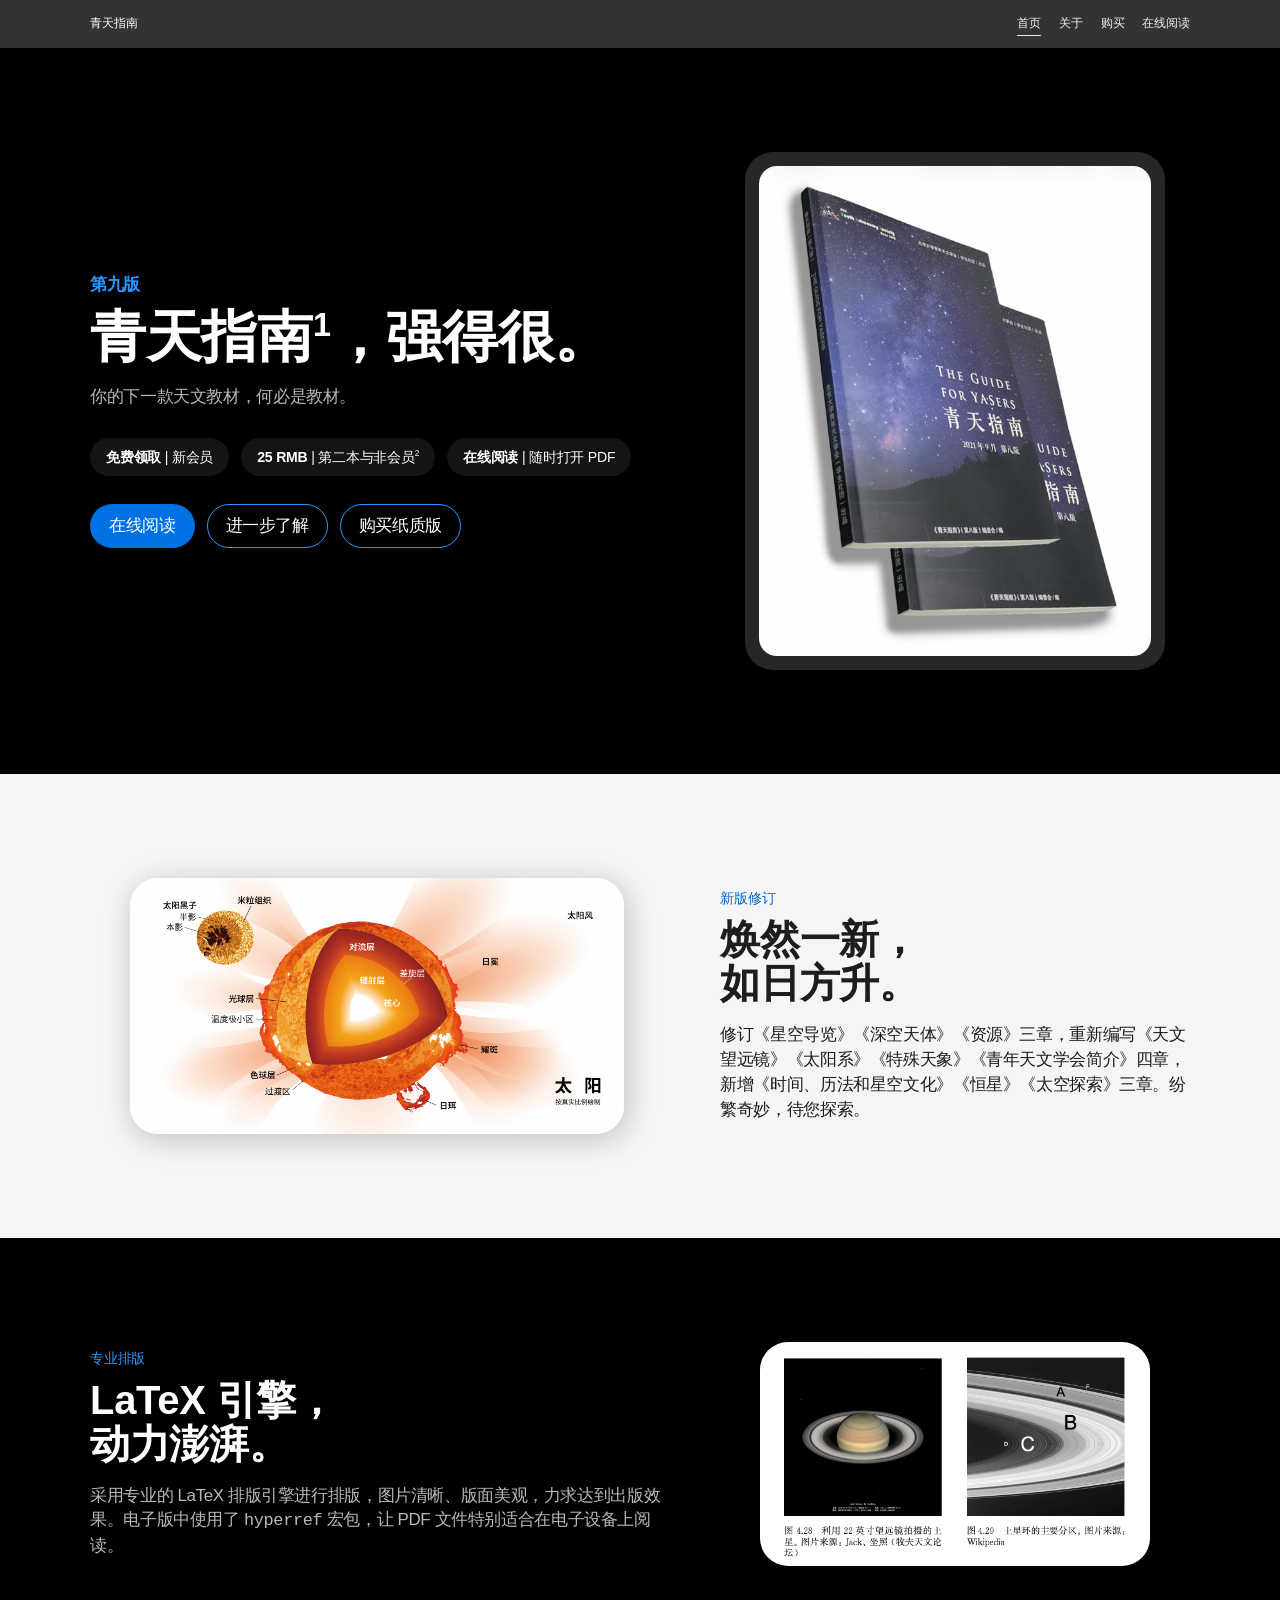
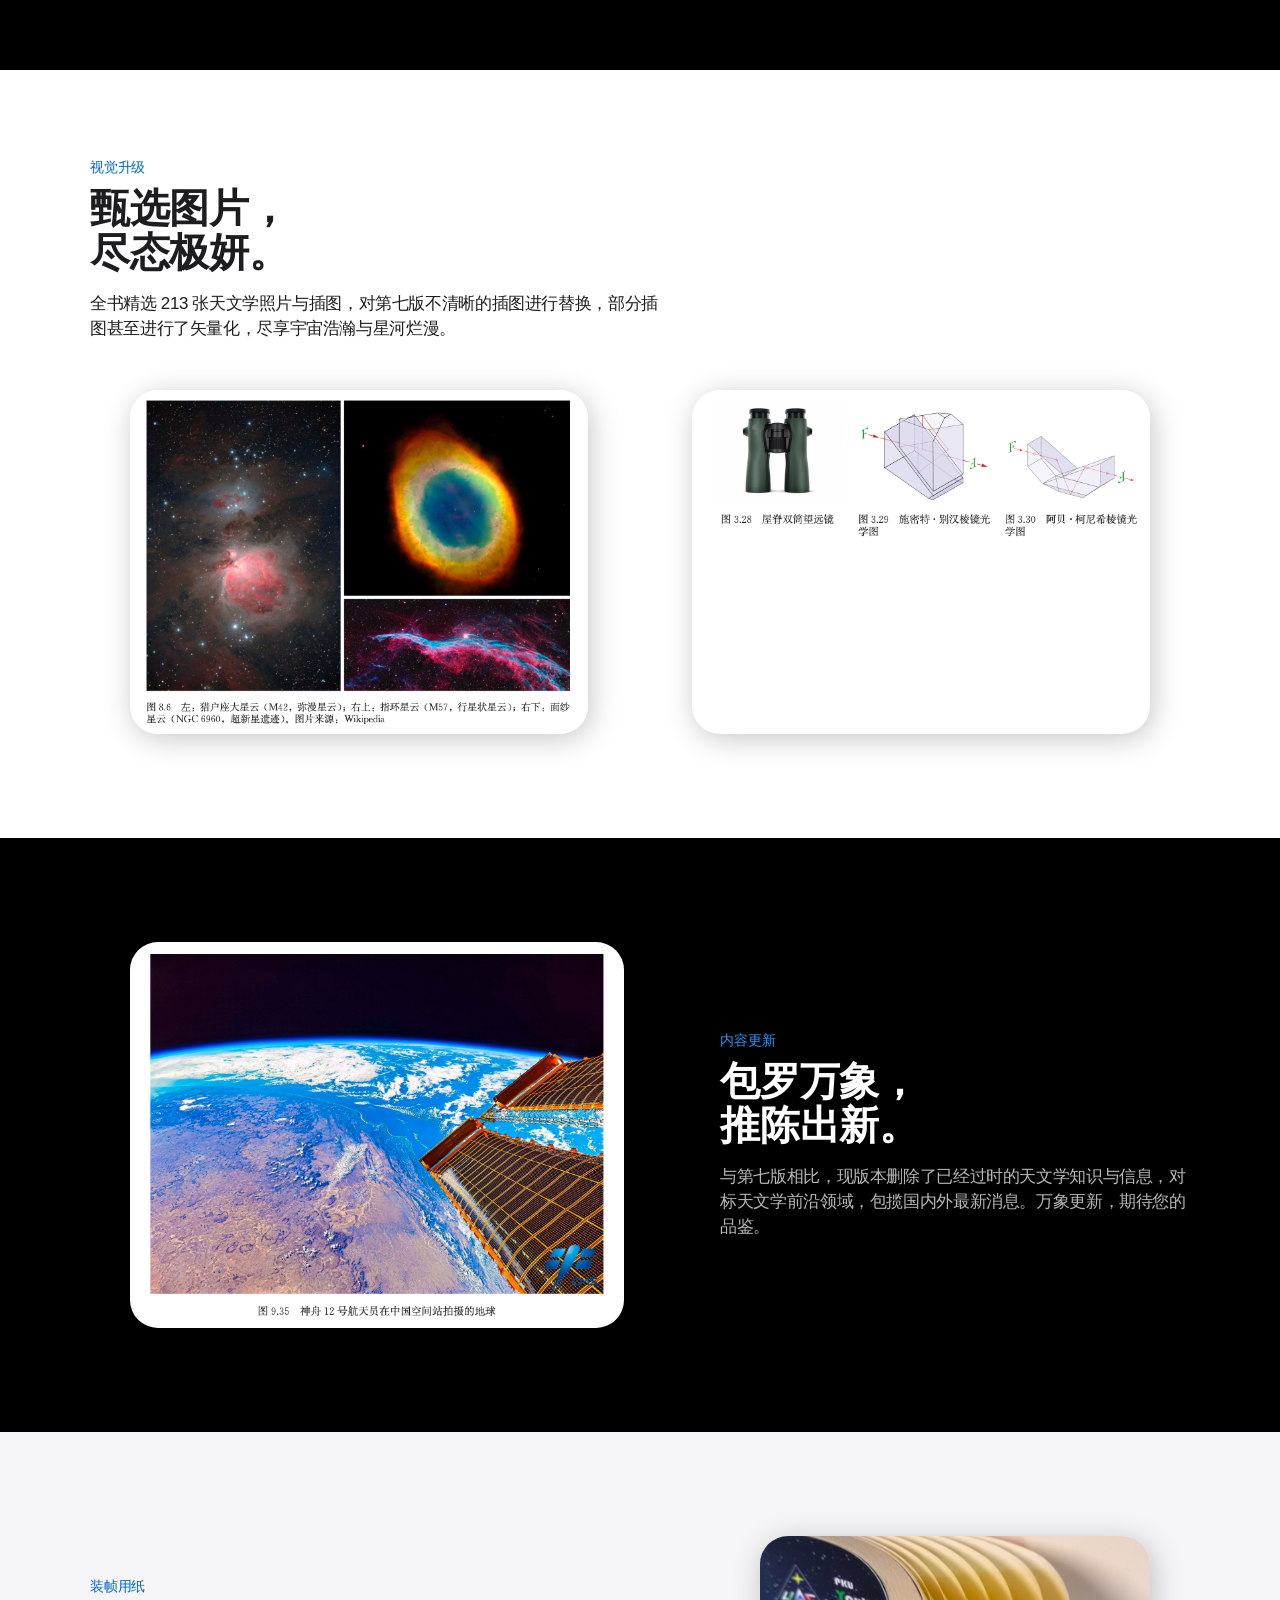
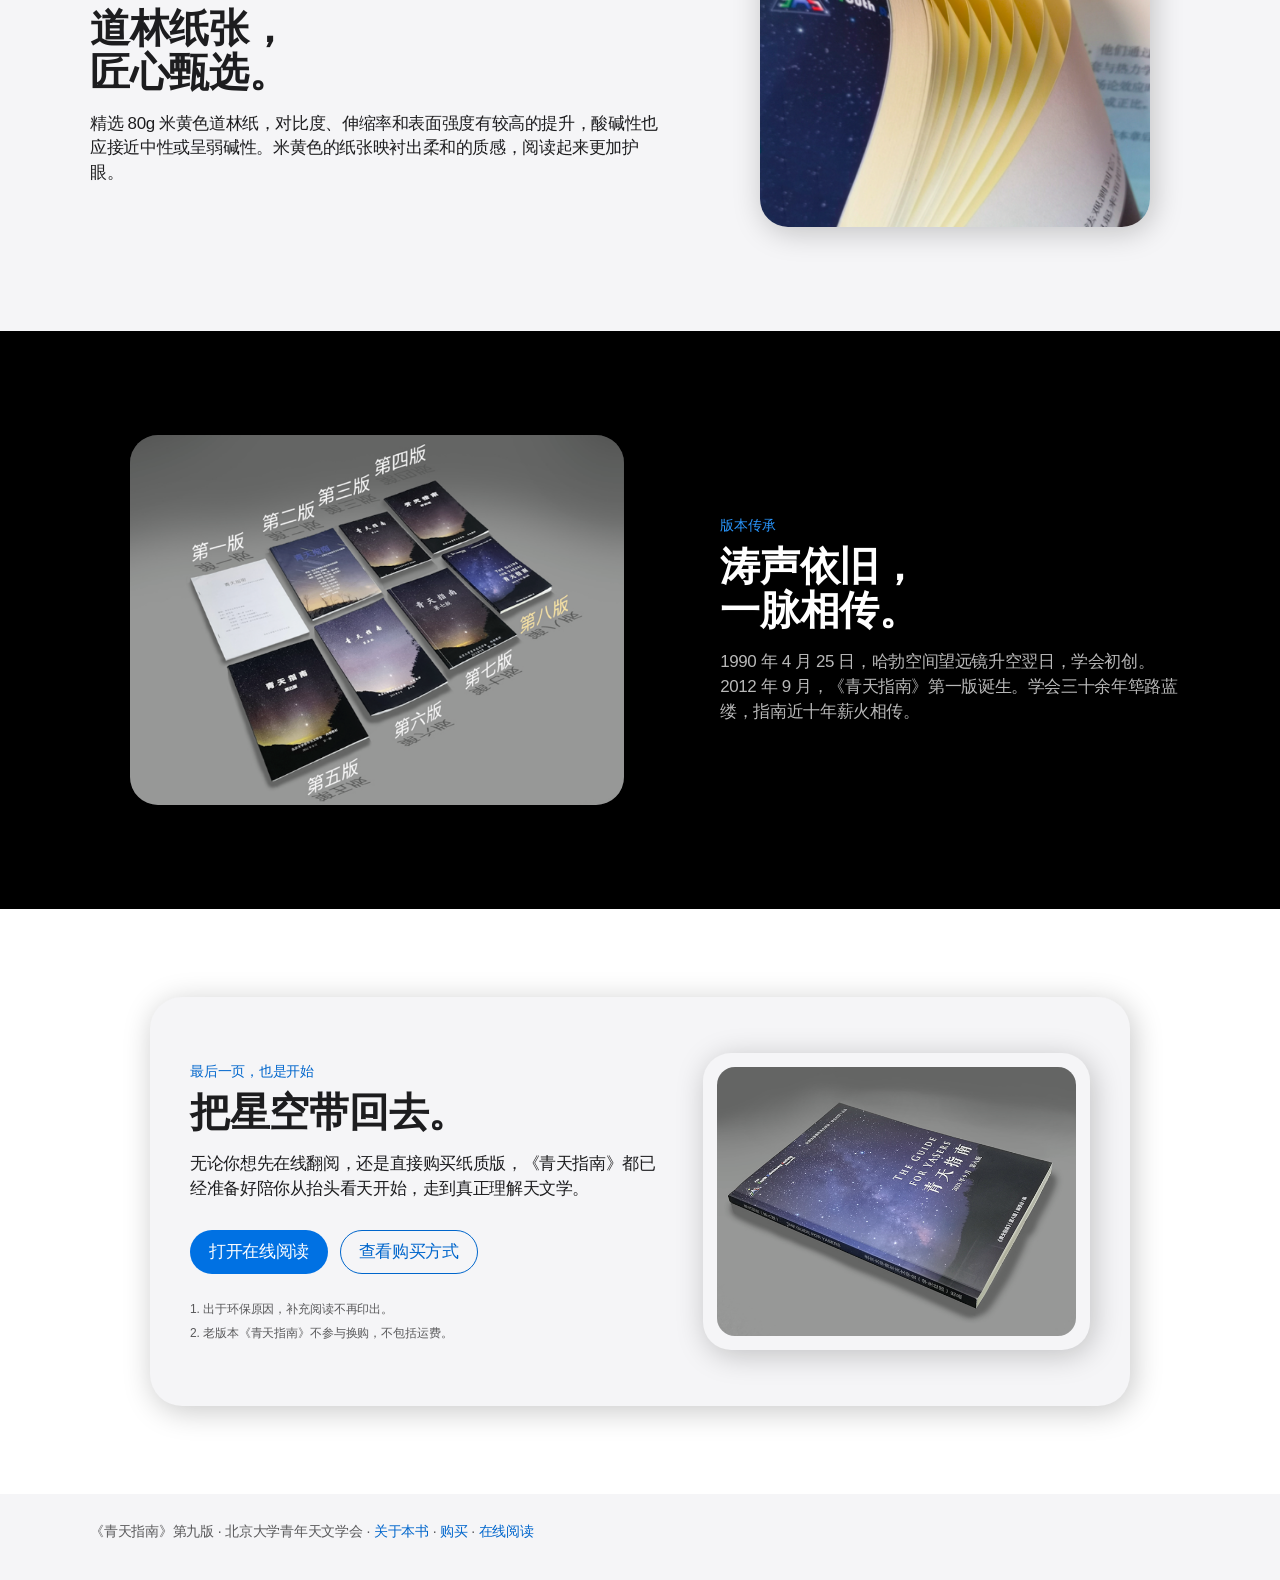
<file: index.html>
<!DOCTYPE html>
<html lang="zh-CN">
<head>
    <meta charset="utf-8">
    <meta name="viewport" content="width=device-width, initial-scale=1">
    <title>青天指南</title>
    <meta name="description" content="《青天指南》第九版官网，提供内容介绍、关于页面、购买方式与在线阅读入口。">
    <link rel="icon" href="./yas_256x256.png">
    <link rel="stylesheet" href="./assets/site.css">
</head>
<body>
    <header class="site-header">
        <div class="site-header__inner">
            <a class="brand" href="./index.html">青天指南</a>
            <nav class="site-nav site-nav--desktop" aria-label="主要导航">
                <a href="./index.html" aria-current="page">首页</a>
                <a href="./about/">关于</a>
                <a href="./about/purchase.html">购买</a>
                <a href="./web/viewer.html">在线阅读</a>
            </nav>
            <details class="mobile-nav">
                <summary class="mobile-nav__button" aria-label="打开导航菜单">
                    <span class="mobile-nav__icon"><span></span></span>
                </summary>
                <nav class="mobile-nav__panel" aria-label="移动端导航">
                    <a href="./index.html" aria-current="page">首页</a>
                    <a href="./about/">关于</a>
                    <a href="./about/purchase.html">购买</a>
                    <a href="./web/viewer.html">在线阅读</a>
                </nav>
            </details>
        </div>
    </header>

    <main>
        <section class="section section--dark">
            <div class="section-inner hero-grid">
                <div>
                    <p class="eyebrow">第九版</p>
                    <h1 class="hero-title">青天指南<sup class="footnote-mark">1</sup>，强得很。</h1>
                    <p class="hero-copy">你的下一款天文教材，何必是教材。</p>
                    <ul class="price-list" aria-label="领取与购买信息">
                        <li class="price-item"><strong>免费领取</strong> | 新会员</li>
                        <li class="price-item"><strong>25 RMB</strong> | 第二本与非会员<sup class="footnote-mark">2</sup></li>
                        <li class="price-item"><strong>在线阅读</strong> | 随时打开 PDF</li>
                    </ul>
                    <div class="action-row">
                        <a class="button" href="./web/viewer.html">在线阅读</a>
                        <a class="button button--secondary" href="./about/">进一步了解</a>
                        <a class="button button--secondary" href="./about/purchase.html">购买纸质版</a>
                    </div>
                </div>
                <figure class="media-frame">
                    <img class="hero-art" src="./pic/cover.png" alt="《青天指南》第九版封面">
                </figure>
            </div>
        </section>

        <section class="section section--light">
            <div class="section-inner split">
                <figure class="image-card">
                    <img src="./pic/sun.png" alt="太阳图像与《青天指南》章节展示" loading="lazy">
                </figure>
                <div>
                    <p class="section-kicker">新版修订</p>
                    <h2 class="section-title">焕然一新，<br>如日方升。</h2>
                    <p class="section-copy">修订《星空导览》《深空天体》《资源》三章，重新编写《天文望远镜》《太阳系》《特殊天象》《青年天文学会简介》四章，新增《时间、历法和星空文化》《恒星》《太空探索》三章。纷繁奇妙，待您探索。</p>
                </div>
            </div>
        </section>

        <section class="section section--dark">
            <div class="section-inner split split--reverse">
                <div>
                    <p class="section-kicker">专业排版</p>
                    <h2 class="section-title">LaTeX 引擎，<br>动力澎湃。</h2>
                    <p class="section-copy">采用专业的 LaTeX 排版引擎进行排版，图片清晰、版面美观，力求达到出版效果。电子版中使用了 <code>hyperref</code> 宏包，让 PDF 文件特别适合在电子设备上阅读。</p>
                </div>
                <figure class="image-card image-card--dark">
                    <img src="./pic/power.png" alt="LaTeX 排版与望远镜示意图" loading="lazy">
                </figure>
            </div>
        </section>

        <section class="section section--white">
            <div class="section-inner">
                <p class="section-kicker">视觉升级</p>
                <h2 class="section-title">甄选图片，<br>尽态极妍。</h2>
                <p class="lead">全书精选 213 张天文学照片与插图，对第七版不清晰的插图进行替换，部分插图甚至进行了矢量化，尽享宇宙浩瀚与星河烂漫。</p>
                <div class="image-grid" style="margin-top: 32px;">
                    <figure class="image-card">
                        <img src="./pic/selectedPic1.png" alt="《青天指南》精选天文插图一" loading="lazy">
                    </figure>
                    <figure class="image-card">
                        <img src="./pic/selectedPic2.png" alt="《青天指南》精选天文插图二" loading="lazy">
                    </figure>
                </div>
            </div>
        </section>

        <section class="section section--dark">
            <div class="section-inner split">
                <figure class="image-card image-card--dark">
                    <img src="./pic/shenzhou12.png" alt="中国航天相关图片" loading="lazy">
                </figure>
                <div>
                    <p class="section-kicker">内容更新</p>
                    <h2 class="section-title">包罗万象，<br>推陈出新。</h2>
                    <p class="section-copy">与第七版相比，现版本删除了已经过时的天文学知识与信息，对标天文学前沿领域，包揽国内外最新消息。万象更新，期待您的品鉴。</p>
                </div>
            </div>
        </section>

        <section class="section section--light">
            <div class="section-inner split split--reverse">
                <div>
                    <p class="section-kicker">装帧用纸</p>
                    <h2 class="section-title">道林纸张，<br>匠心甄选。</h2>
                    <p class="section-copy">精选 80g 米黄色道林纸，对比度、伸缩率和表面强度有较高的提升，酸碱性也应接近中性或呈弱碱性。米黄色的纸张映衬出柔和的质感，阅读起来更加护眼。</p>
                </div>
                <figure class="image-card">
                    <img src="./pic/daolin.png" alt="《青天指南》纸张细节展示" loading="lazy">
                </figure>
            </div>
        </section>

        <section class="section section--dark">
            <div class="section-inner split">
                <figure class="image-card image-card--dark">
                    <img src="./pic/historicqtzn.png" alt="《青天指南》历代版本展示" loading="lazy">
                </figure>
                <div>
                    <p class="section-kicker">版本传承</p>
                    <h2 class="section-title">涛声依旧，<br>一脉相传。</h2>
                    <p class="section-copy">1990 年 4 月 25 日，哈勃空间望远镜升空翌日，学会初创。2012 年 9 月，《青天指南》第一版诞生。学会三十余年筚路蓝缕，指南近十年薪火相传。</p>
                </div>
            </div>
        </section>

        <section class="section section--white">
            <div class="section-inner section-inner--narrow">
                <div class="cta-panel">
                    <div>
                        <p class="section-kicker">最后一页，也是开始</p>
                        <h2 class="section-title">把星空带回去。</h2>
                        <p class="section-copy">无论你想先在线翻阅，还是直接购买纸质版，《青天指南》都已经准备好陪你从抬头看天开始，走到真正理解天文学。</p>
                        <div class="action-row">
                            <a class="button" href="./web/viewer.html">打开在线阅读</a>
                            <a class="button button--secondary" href="./about/purchase.html">查看购买方式</a>
                        </div>
                        <div class="footnotes">
                            <p class="footnote">1. 出于环保原因，补充阅读不再印出。</p>
                            <p class="footnote">2. 老版本《青天指南》不参与换购，不包括运费。</p>
                        </div>
                    </div>
                    <figure class="media-frame">
                        <img class="hero-art" src="./pic/qtznv8.png" alt="《青天指南》第九版实体书" loading="lazy">
                    </figure>
                </div>
            </div>
        </section>
    </main>

    <footer class="site-footer">
        <div class="site-footer__inner">
            《青天指南》第九版 · 北京大学青年天文学会 · <a href="./about/">关于本书</a> · <a href="./about/purchase.html">购买</a> · <a href="./web/viewer.html">在线阅读</a>
        </div>
    </footer>
</body>
</html>
</file>
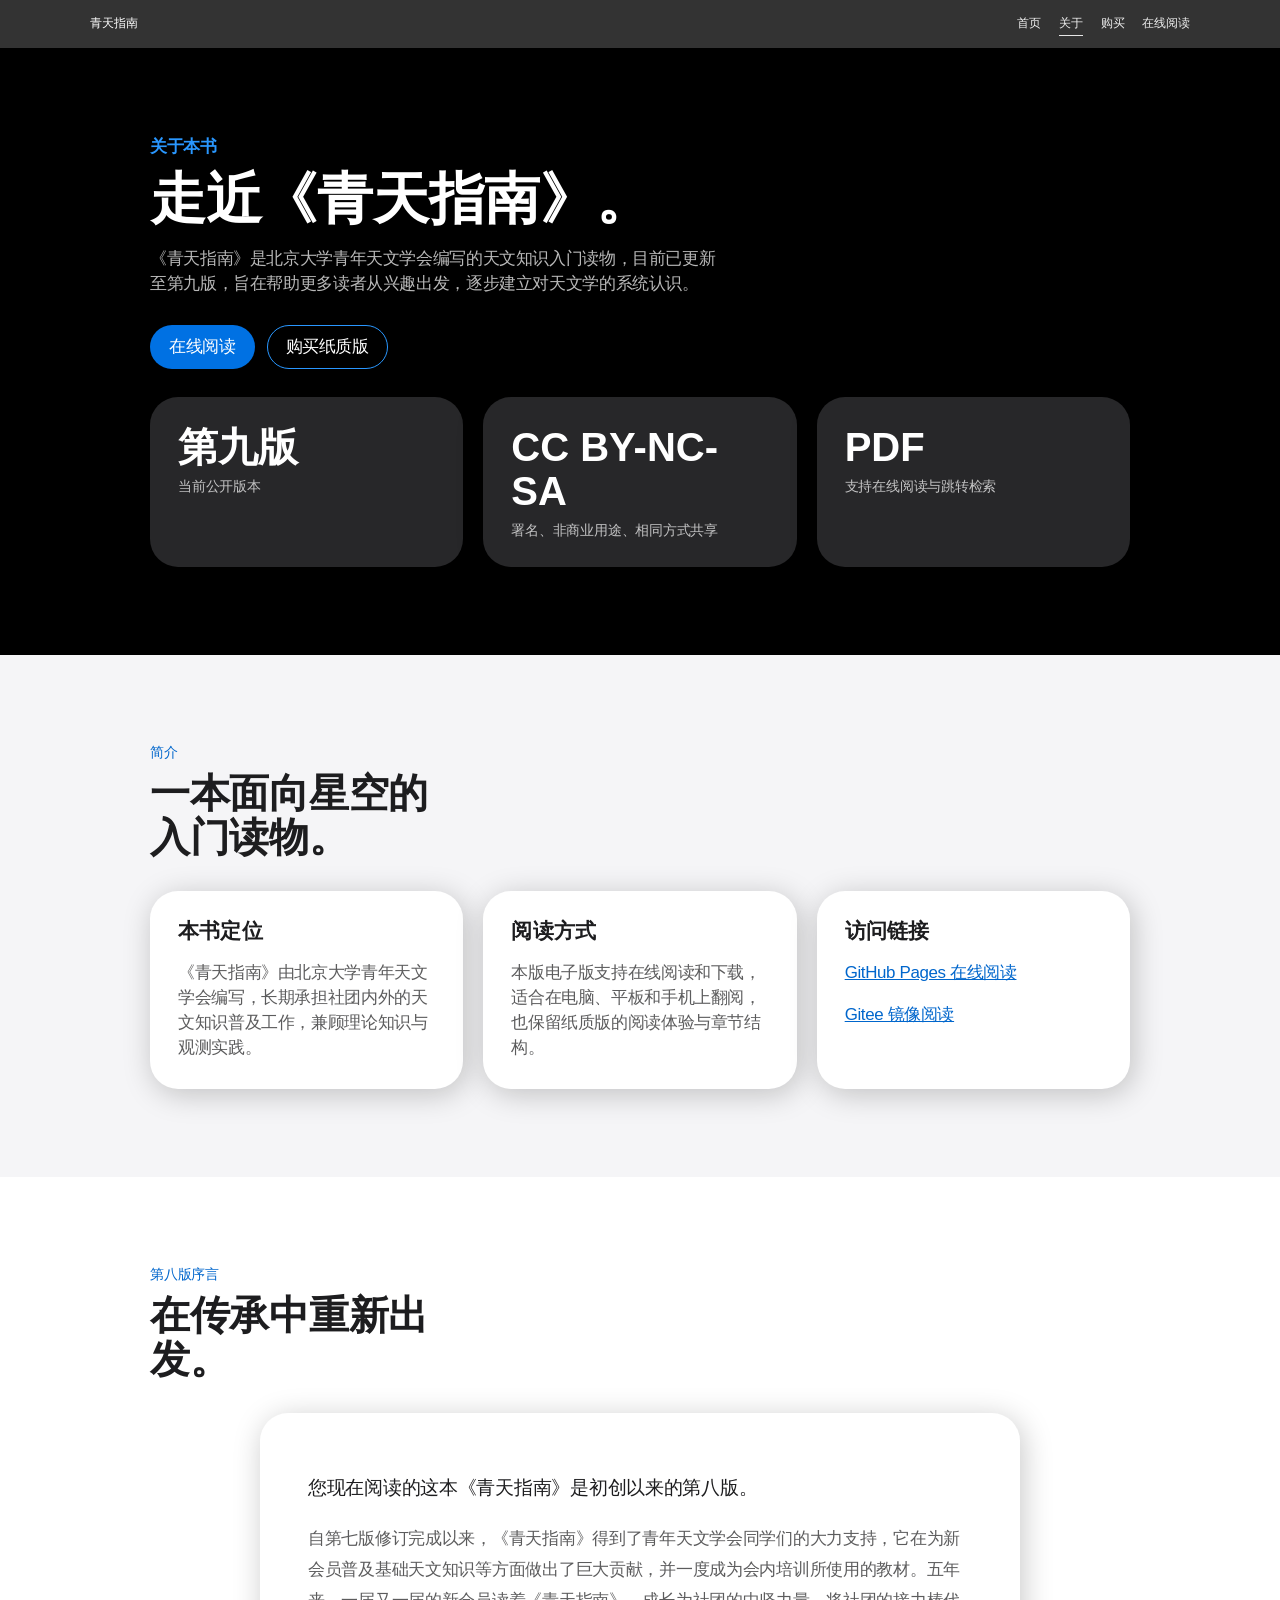
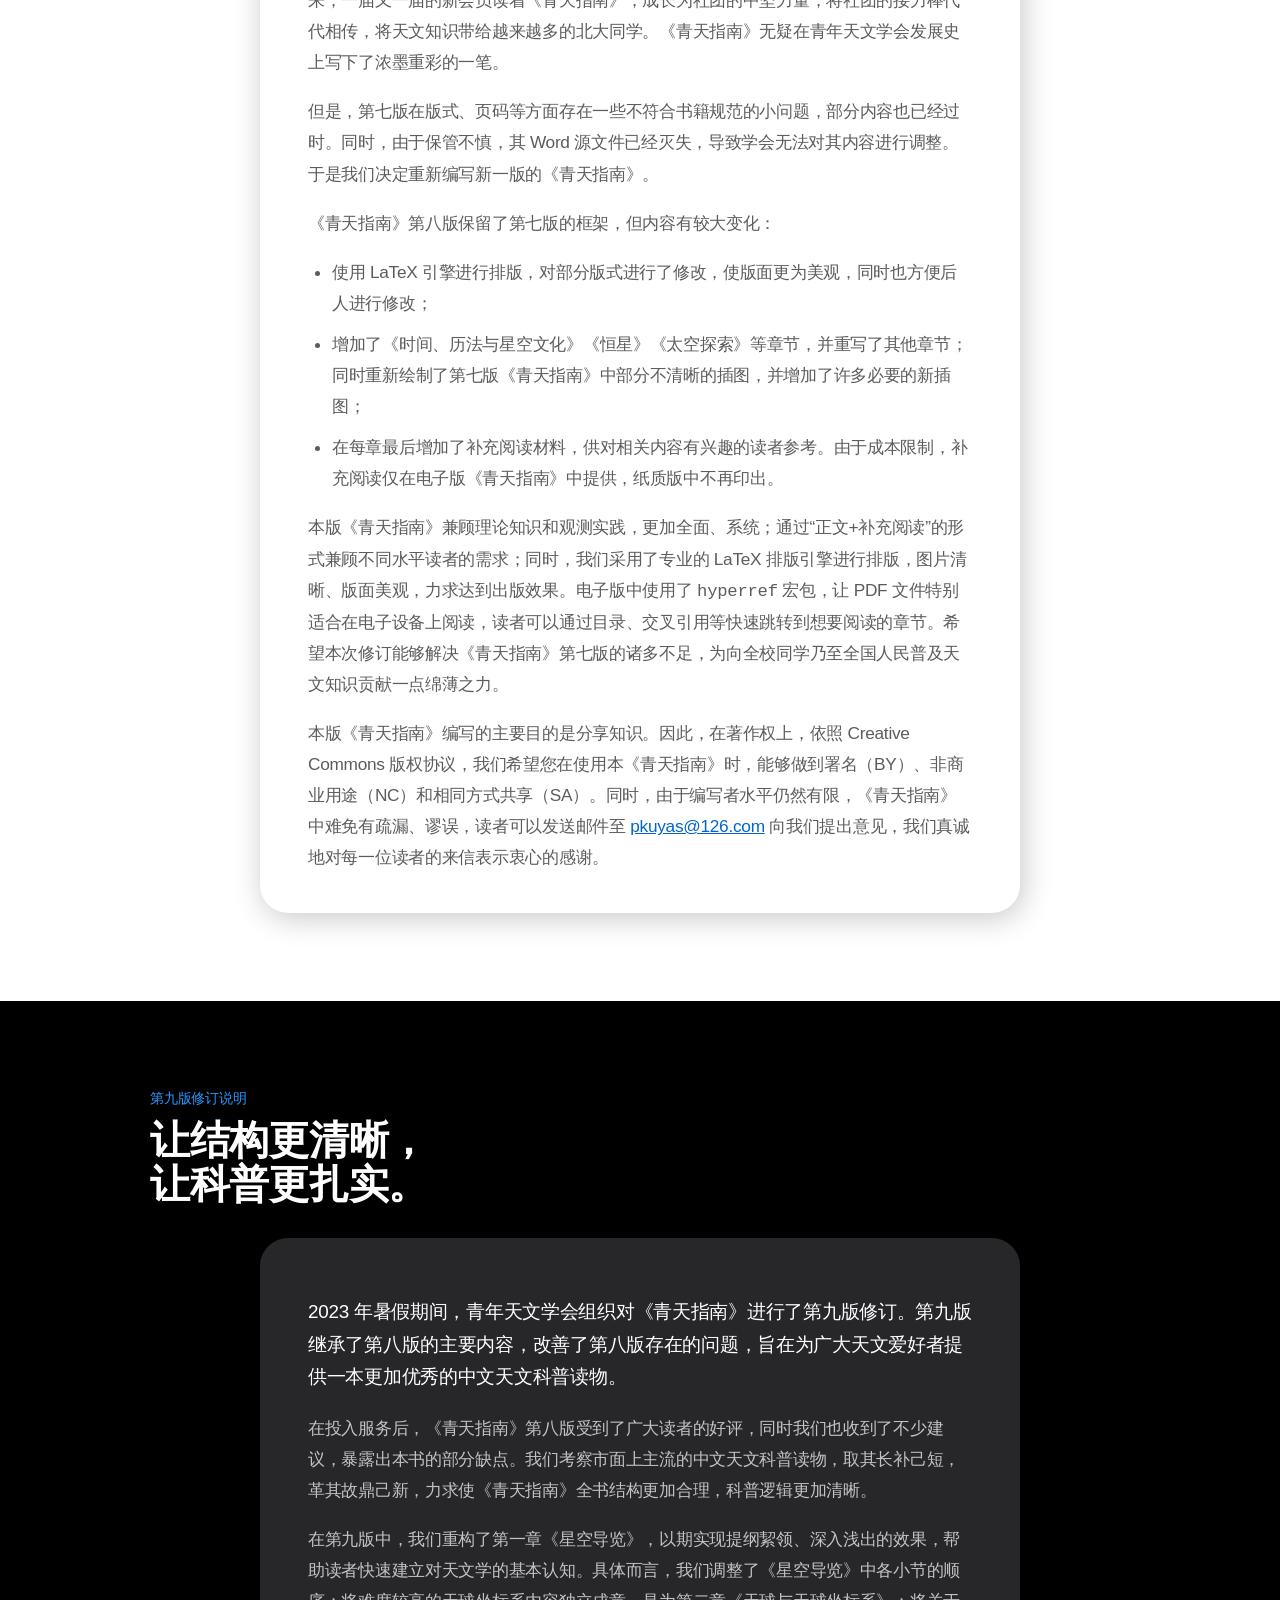
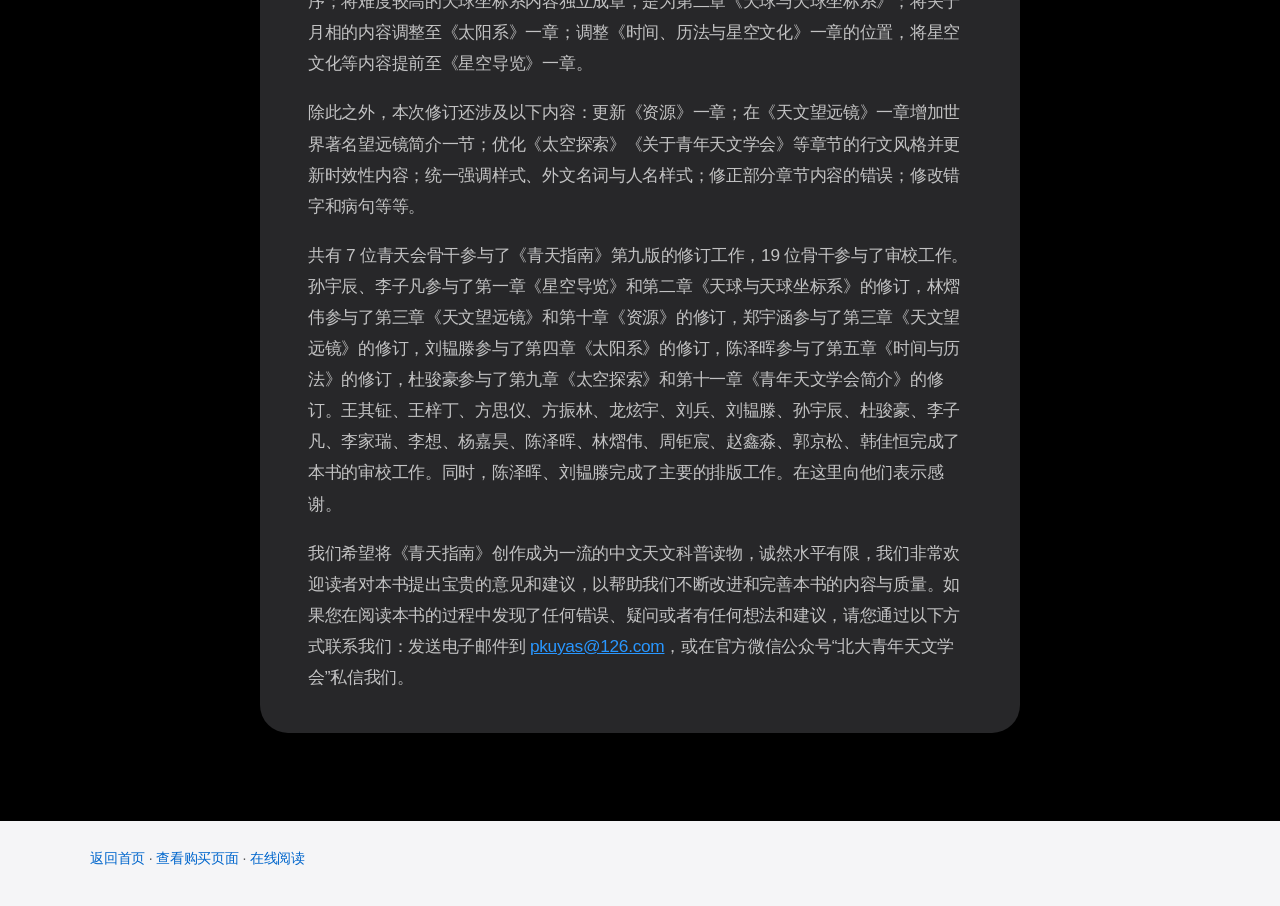
<file: about/index.html>
<!DOCTYPE html>
<html lang="zh-CN">
<head>
    <meta charset="utf-8">
    <meta name="viewport" content="width=device-width, initial-scale=1">
    <title>青天指南 · 关于</title>
    <meta name="description" content="《青天指南》第九版关于页面，介绍本书背景、序言、修订说明与联系信息。">
    <link rel="icon" href="../yas_256x256.png">
    <link rel="stylesheet" href="../assets/site.css">
</head>
<body>
    <header class="site-header">
        <div class="site-header__inner">
            <a class="brand" href="../index.html">青天指南</a>
            <nav class="site-nav site-nav--desktop" aria-label="主要导航">
                <a href="../index.html">首页</a>
                <a href="./index.html" aria-current="page">关于</a>
                <a href="./purchase.html">购买</a>
                <a href="../web/viewer.html">在线阅读</a>
            </nav>
            <details class="mobile-nav">
                <summary class="mobile-nav__button" aria-label="打开导航菜单">
                    <span class="mobile-nav__icon"><span></span></span>
                </summary>
                <nav class="mobile-nav__panel" aria-label="移动端导航">
                    <a href="../index.html">首页</a>
                    <a href="./index.html" aria-current="page">关于</a>
                    <a href="./purchase.html">购买</a>
                    <a href="../web/viewer.html">在线阅读</a>
                </nav>
            </details>
        </div>
    </header>

    <main>
        <section class="section section--dark">
            <div class="section-inner section-inner--narrow">
                <p class="eyebrow">关于本书</p>
                <h1 class="hero-title">走近《青天指南》。</h1>
                <p class="hero-copy">《青天指南》是北京大学青年天文学会编写的天文知识入门读物，目前已更新至第九版，旨在帮助更多读者从兴趣出发，逐步建立对天文学的系统认识。</p>
                <div class="action-row">
                    <a class="button" href="../web/viewer.html">在线阅读</a>
                    <a class="button button--secondary" href="./purchase.html">购买纸质版</a>
                </div>
                <div class="stat-grid">
                    <article class="stat-card">
                        <span class="stat-value">第九版</span>
                        <span class="stat-label">当前公开版本</span>
                    </article>
                    <article class="stat-card">
                        <span class="stat-value">CC BY-NC-SA</span>
                        <span class="stat-label">署名、非商业用途、相同方式共享</span>
                    </article>
                    <article class="stat-card">
                        <span class="stat-value">PDF</span>
                        <span class="stat-label">支持在线阅读与跳转检索</span>
                    </article>
                </div>
            </div>
        </section>

        <section class="section section--light">
            <div class="section-inner section-inner--narrow">
                <p class="section-kicker">简介</p>
                <h2 class="section-title">一本面向星空的入门读物。</h2>
                <div class="card-grid" style="margin-top: 32px;">
                    <article class="card prose">
                        <h3>本书定位</h3>
                        <p>《青天指南》由北京大学青年天文学会编写，长期承担社团内外的天文知识普及工作，兼顾理论知识与观测实践。</p>
                    </article>
                    <article class="card prose">
                        <h3>阅读方式</h3>
                        <p>本版电子版支持在线阅读和下载，适合在电脑、平板和手机上翻阅，也保留纸质版的阅读体验与章节结构。</p>
                    </article>
                    <article class="card prose">
                        <h3>访问链接</h3>
                        <p><a href="../web/viewer.html">GitHub Pages 在线阅读</a></p>
                        <p><a href="https://pkuyas.gitee.io/qtzn/web/viewer.html" target="_blank" rel="noopener">Gitee 镜像阅读</a></p>
                    </article>
                </div>
            </div>
        </section>

        <section class="section section--white">
            <div class="section-inner section-inner--narrow">
                <p class="section-kicker">第八版序言</p>
                <h2 class="section-title">在传承中重新出发。</h2>
                <div class="card card--body card--longform prose prose-long" style="margin-top: 32px;">
                    <p>您现在阅读的这本《青天指南》是初创以来的第八版。</p>
                    <p>自第七版修订完成以来，《青天指南》得到了青年天文学会同学们的大力支持，它在为新会员普及基础天文知识等方面做出了巨大贡献，并一度成为会内培训所使用的教材。五年来，一届又一届的新会员读着《青天指南》，成长为社团的中坚力量，将社团的接力棒代代相传，将天文知识带给越来越多的北大同学。《青天指南》无疑在青年天文学会发展史上写下了浓墨重彩的一笔。</p>
                    <p>但是，第七版在版式、页码等方面存在一些不符合书籍规范的小问题，部分内容也已经过时。同时，由于保管不慎，其 Word 源文件已经灭失，导致学会无法对其内容进行调整。于是我们决定重新编写新一版的《青天指南》。</p>
                    <p>《青天指南》第八版保留了第七版的框架，但内容有较大变化：</p>
                    <ul>
                        <li>使用 LaTeX 引擎进行排版，对部分版式进行了修改，使版面更为美观，同时也方便后人进行修改；</li>
                        <li>增加了《时间、历法与星空文化》《恒星》《太空探索》等章节，并重写了其他章节；同时重新绘制了第七版《青天指南》中部分不清晰的插图，并增加了许多必要的新插图；</li>
                        <li>在每章最后增加了补充阅读材料，供对相关内容有兴趣的读者参考。由于成本限制，补充阅读仅在电子版《青天指南》中提供，纸质版中不再印出。</li>
                    </ul>
                    <p>本版《青天指南》兼顾理论知识和观测实践，更加全面、系统；通过“正文+补充阅读”的形式兼顾不同水平读者的需求；同时，我们采用了专业的 LaTeX 排版引擎进行排版，图片清晰、版面美观，力求达到出版效果。电子版中使用了 <code>hyperref</code> 宏包，让 PDF 文件特别适合在电子设备上阅读，读者可以通过目录、交叉引用等快速跳转到想要阅读的章节。希望本次修订能够解决《青天指南》第七版的诸多不足，为向全校同学乃至全国人民普及天文知识贡献一点绵薄之力。</p>
                    <p>本版《青天指南》编写的主要目的是分享知识。因此，在著作权上，依照 Creative Commons 版权协议，我们希望您在使用本《青天指南》时，能够做到署名（BY）、非商业用途（NC）和相同方式共享（SA）。同时，由于编写者水平仍然有限，《青天指南》中难免有疏漏、谬误，读者可以发送邮件至 <a href="mailto:pkuyas@126.com">pkuyas@126.com</a> 向我们提出意见，我们真诚地对每一位读者的来信表示衷心的感谢。</p>
                </div>
            </div>
        </section>

        <section class="section section--dark">
            <div class="section-inner section-inner--narrow">
                <p class="section-kicker">第九版修订说明</p>
                <h2 class="section-title">让结构更清晰，让科普更扎实。</h2>
                <div class="card card--body card--longform prose prose-long" style="margin-top: 32px;">
                    <p>2023 年暑假期间，青年天文学会组织对《青天指南》进行了第九版修订。第九版继承了第八版的主要内容，改善了第八版存在的问题，旨在为广大天文爱好者提供一本更加优秀的中文天文科普读物。</p>
                    <p>在投入服务后，《青天指南》第八版受到了广大读者的好评，同时我们也收到了不少建议，暴露出本书的部分缺点。我们考察市面上主流的中文天文科普读物，取其长补己短，革其故鼎己新，力求使《青天指南》全书结构更加合理，科普逻辑更加清晰。</p>
                    <p>在第九版中，我们重构了第一章《星空导览》，以期实现提纲絜领、深入浅出的效果，帮助读者快速建立对天文学的基本认知。具体而言，我们调整了《星空导览》中各小节的顺序；将难度较高的天球坐标系内容独立成章，是为第二章《天球与天球坐标系》；将关于月相的内容调整至《太阳系》一章；调整《时间、历法与星空文化》一章的位置，将星空文化等内容提前至《星空导览》一章。</p>
                    <p>除此之外，本次修订还涉及以下内容：更新《资源》一章；在《天文望远镜》一章增加世界著名望远镜简介一节；优化《太空探索》《关于青年天文学会》等章节的行文风格并更新时效性内容；统一强调样式、外文名词与人名样式；修正部分章节内容的错误；修改错字和病句等等。</p>
                    <p class="prose-roster">共有 7 位青天会骨干参与了《青天指南》第九版的修订工作，19 位骨干参与了审校工作。孙宇辰、李子凡参与了第一章《星空导览》和第二章《天球与天球坐标系》的修订，林熠伟参与了第三章《天文望远镜》和第十章《资源》的修订，郑宇涵参与了第三章《天文望远镜》的修订，刘韫滕参与了第四章《太阳系》的修订，陈泽晖参与了第五章《时间与历法》的修订，杜骏豪参与了第九章《太空探索》和第十一章《青年天文学会简介》的修订。王其钲、王梓丁、方思仪、方振林、龙炫宇、刘兵、刘韫滕、孙宇辰、杜骏豪、李子凡、李家瑞、李想、杨嘉昊、陈泽晖、林熠伟、周钜宸、赵鑫淼、郭京松、韩佳恒完成了本书的审校工作。同时，陈泽晖、刘韫滕完成了主要的排版工作。在这里向他们表示感谢。</p>
                    <p>我们希望将《青天指南》创作成为一流的中文天文科普读物，诚然水平有限，我们非常欢迎读者对本书提出宝贵的意见和建议，以帮助我们不断改进和完善本书的内容与质量。如果您在阅读本书的过程中发现了任何错误、疑问或者有任何想法和建议，请您通过以下方式联系我们：发送电子邮件到 <a href="mailto:pkuyas@126.com">pkuyas@126.com</a>，或在官方微信公众号“北大青年天文学会”私信我们。</p>
                </div>
            </div>
        </section>
    </main>

    <footer class="site-footer">
        <div class="site-footer__inner">
            <a href="../index.html">返回首页</a> · <a href="./purchase.html">查看购买页面</a> · <a href="../web/viewer.html">在线阅读</a>
        </div>
    </footer>
</body>
</html>
</file>
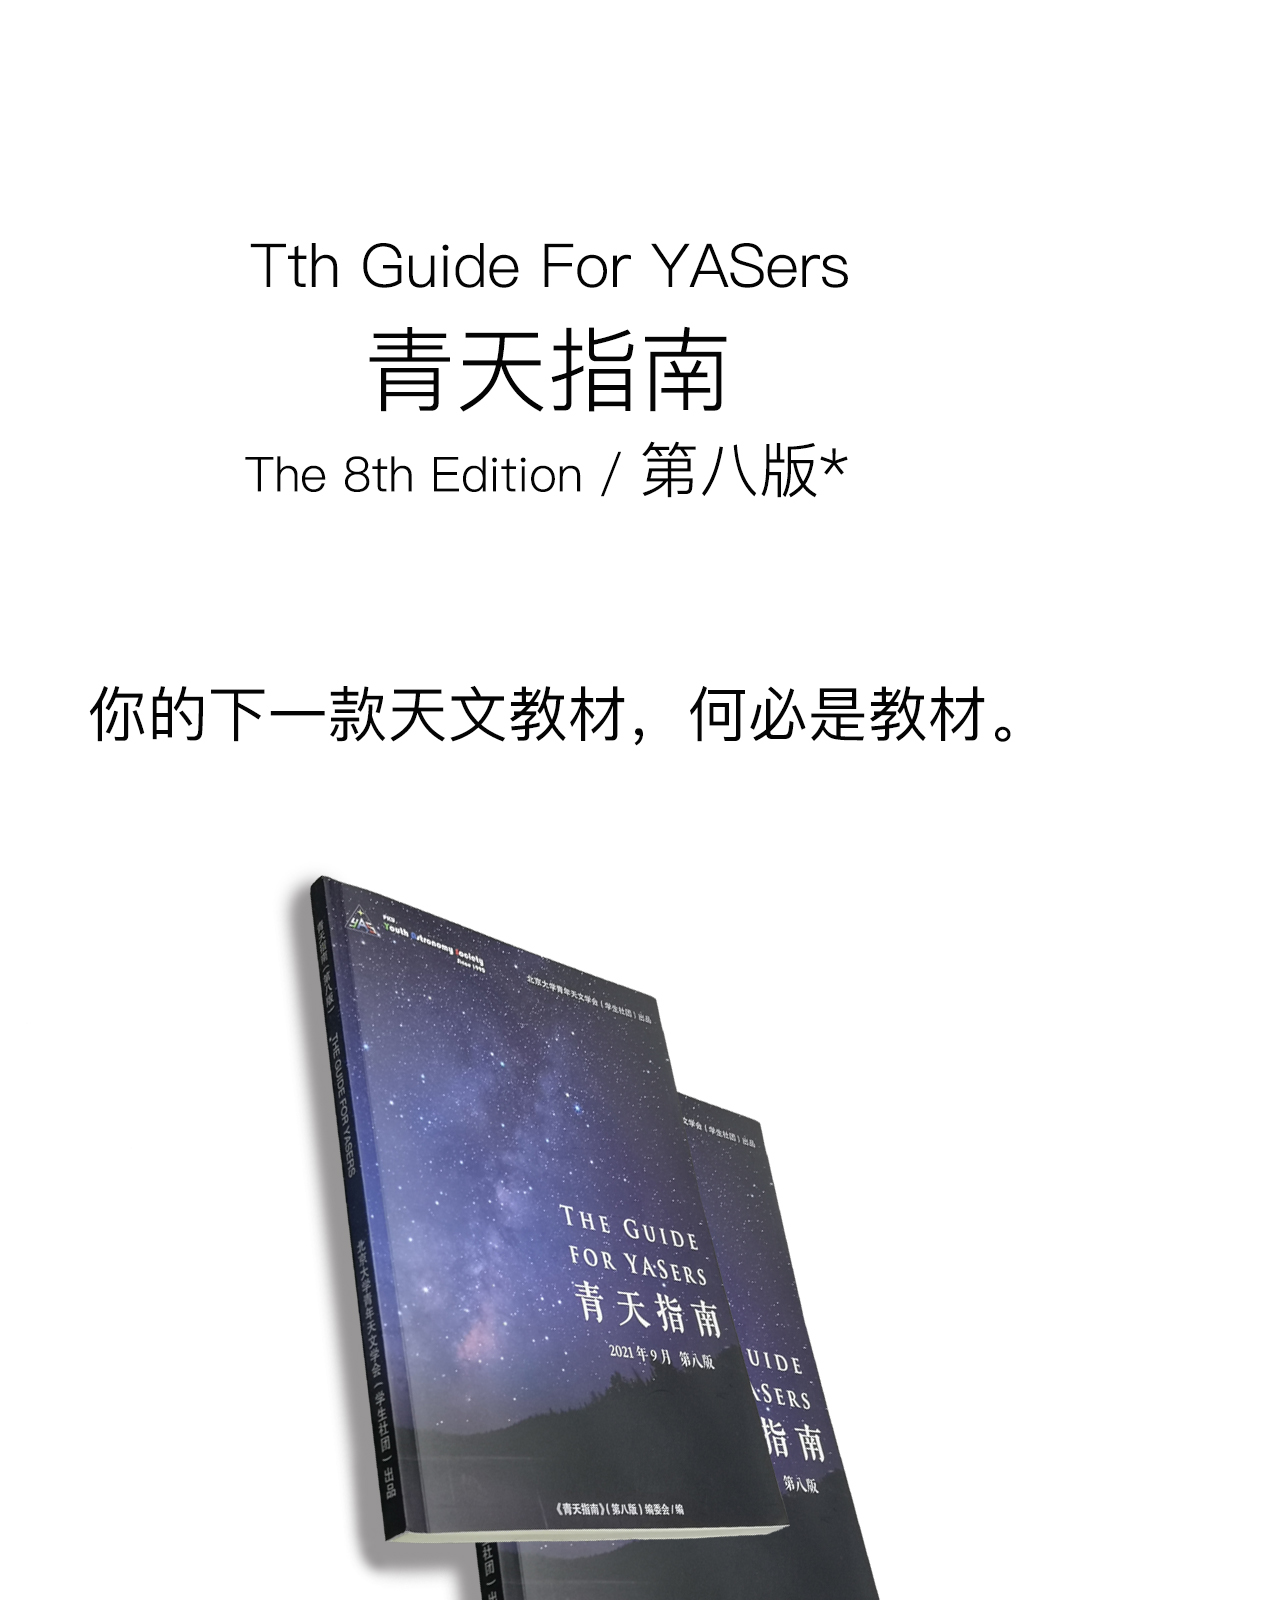
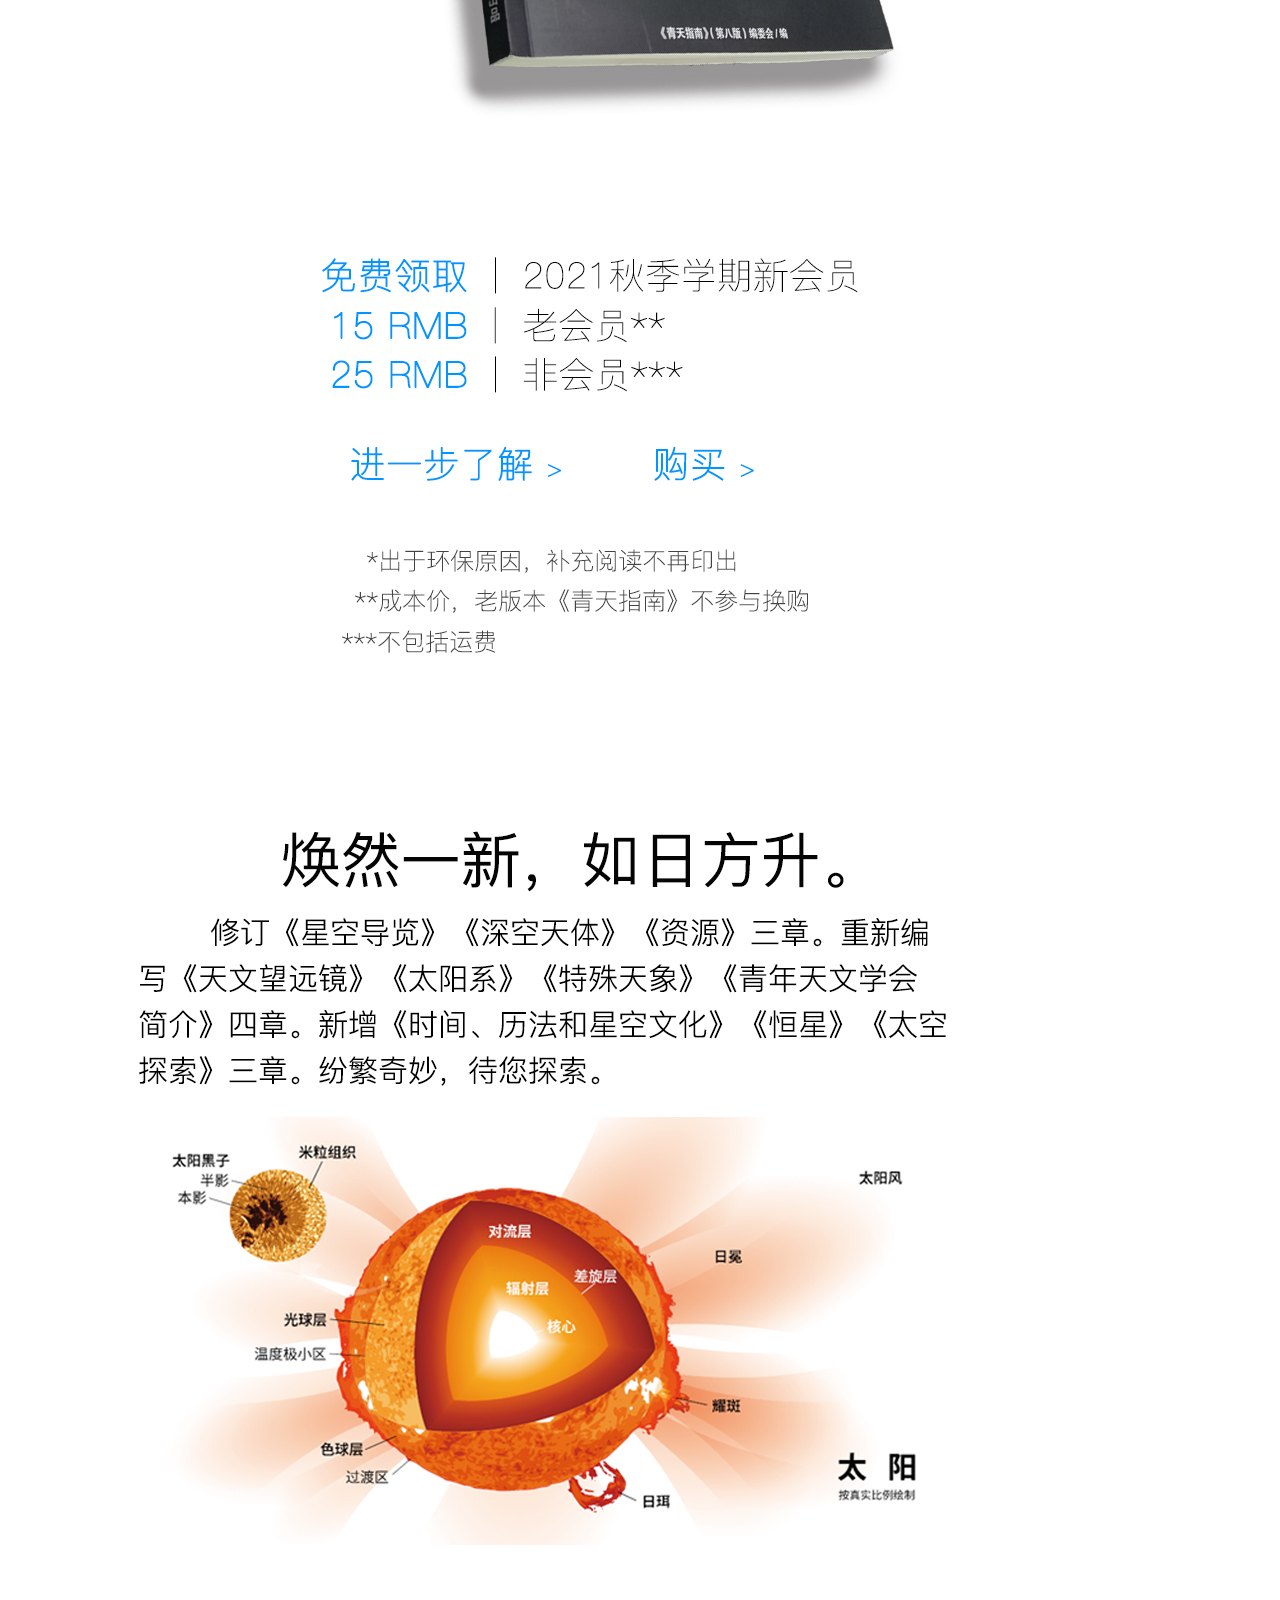
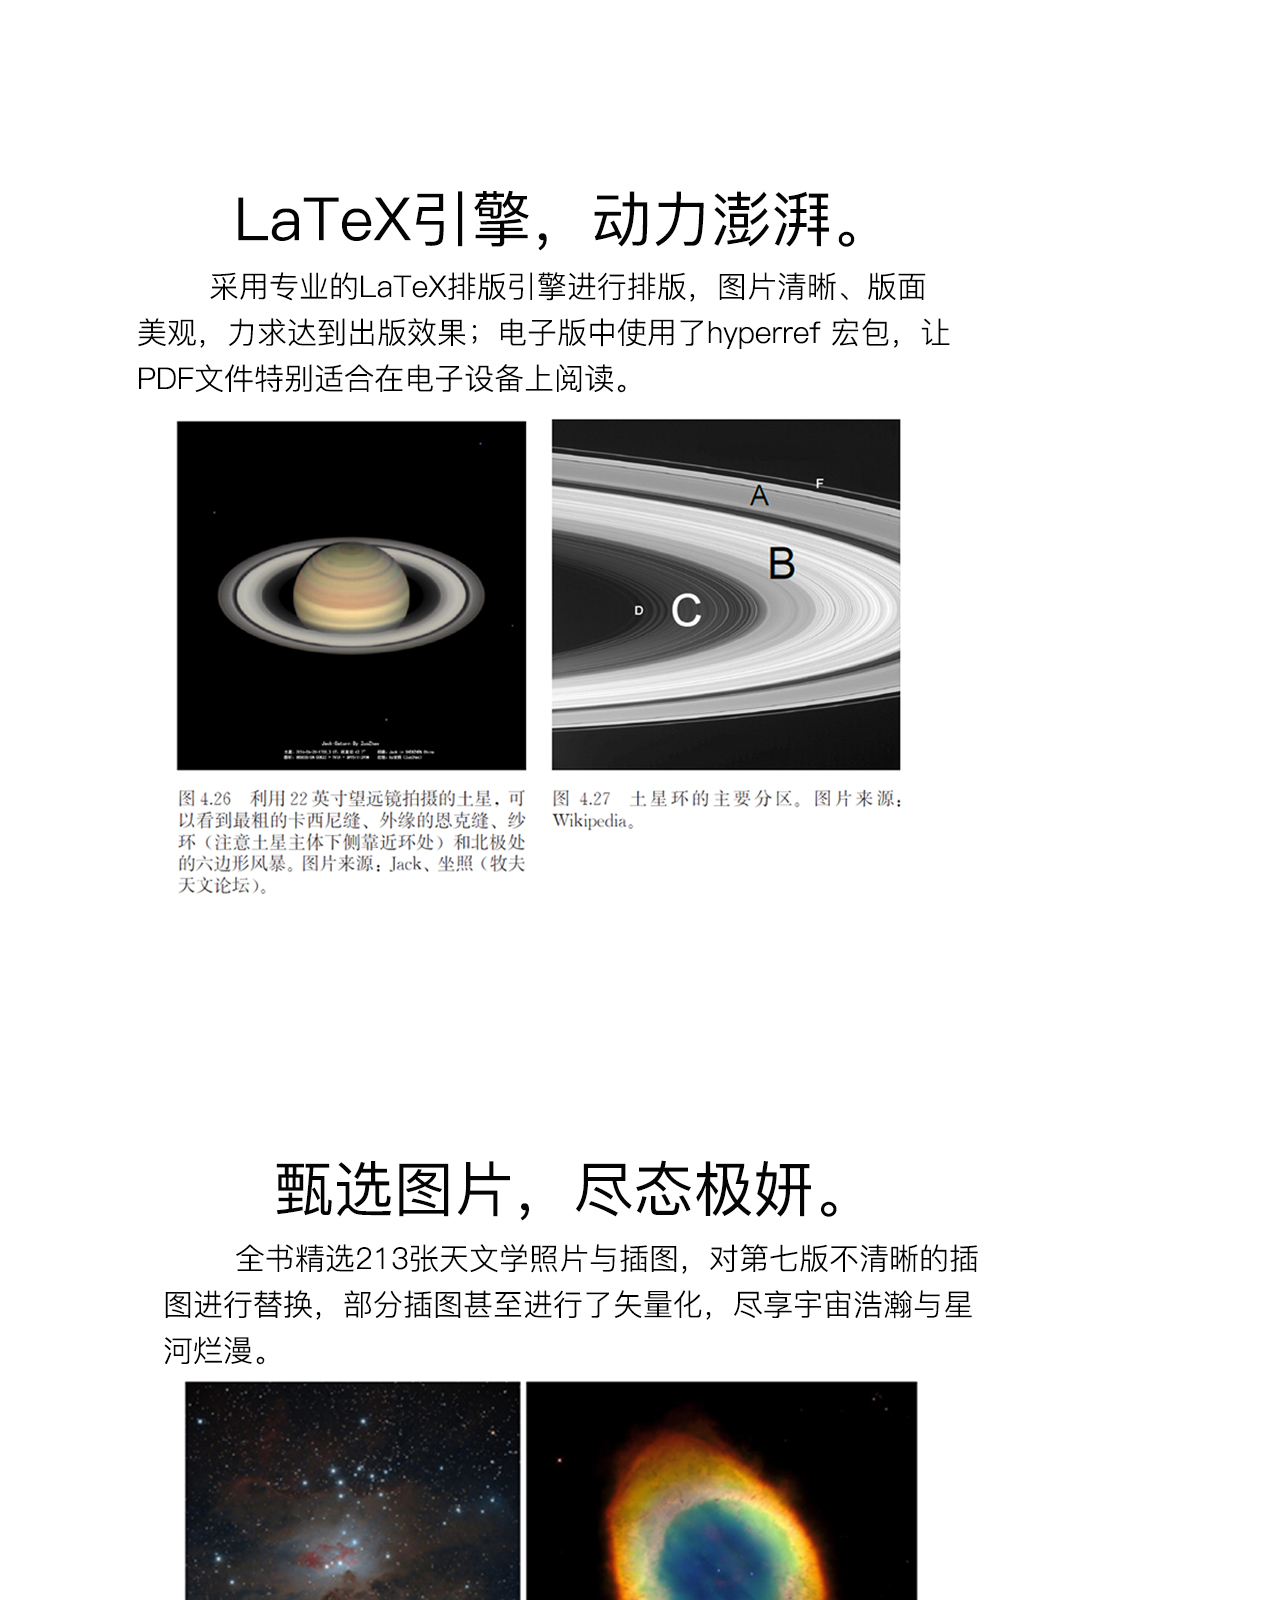
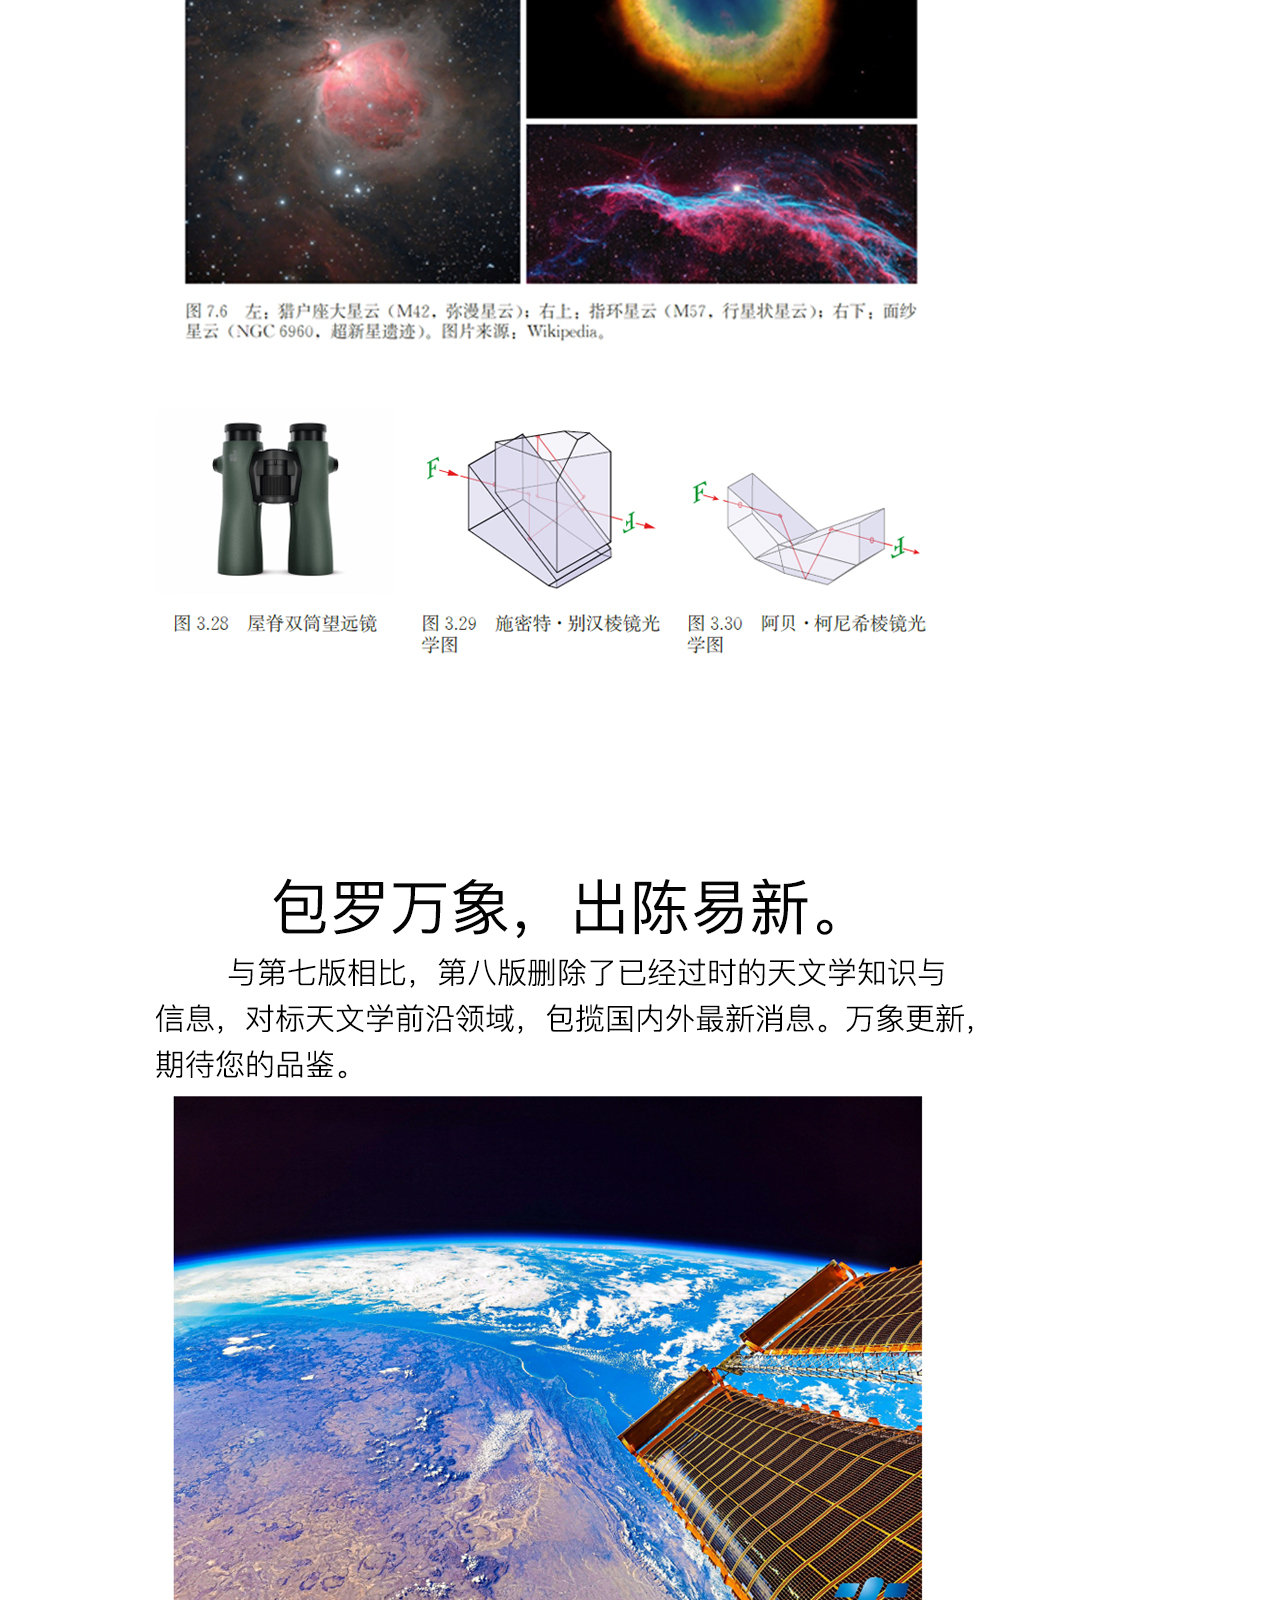
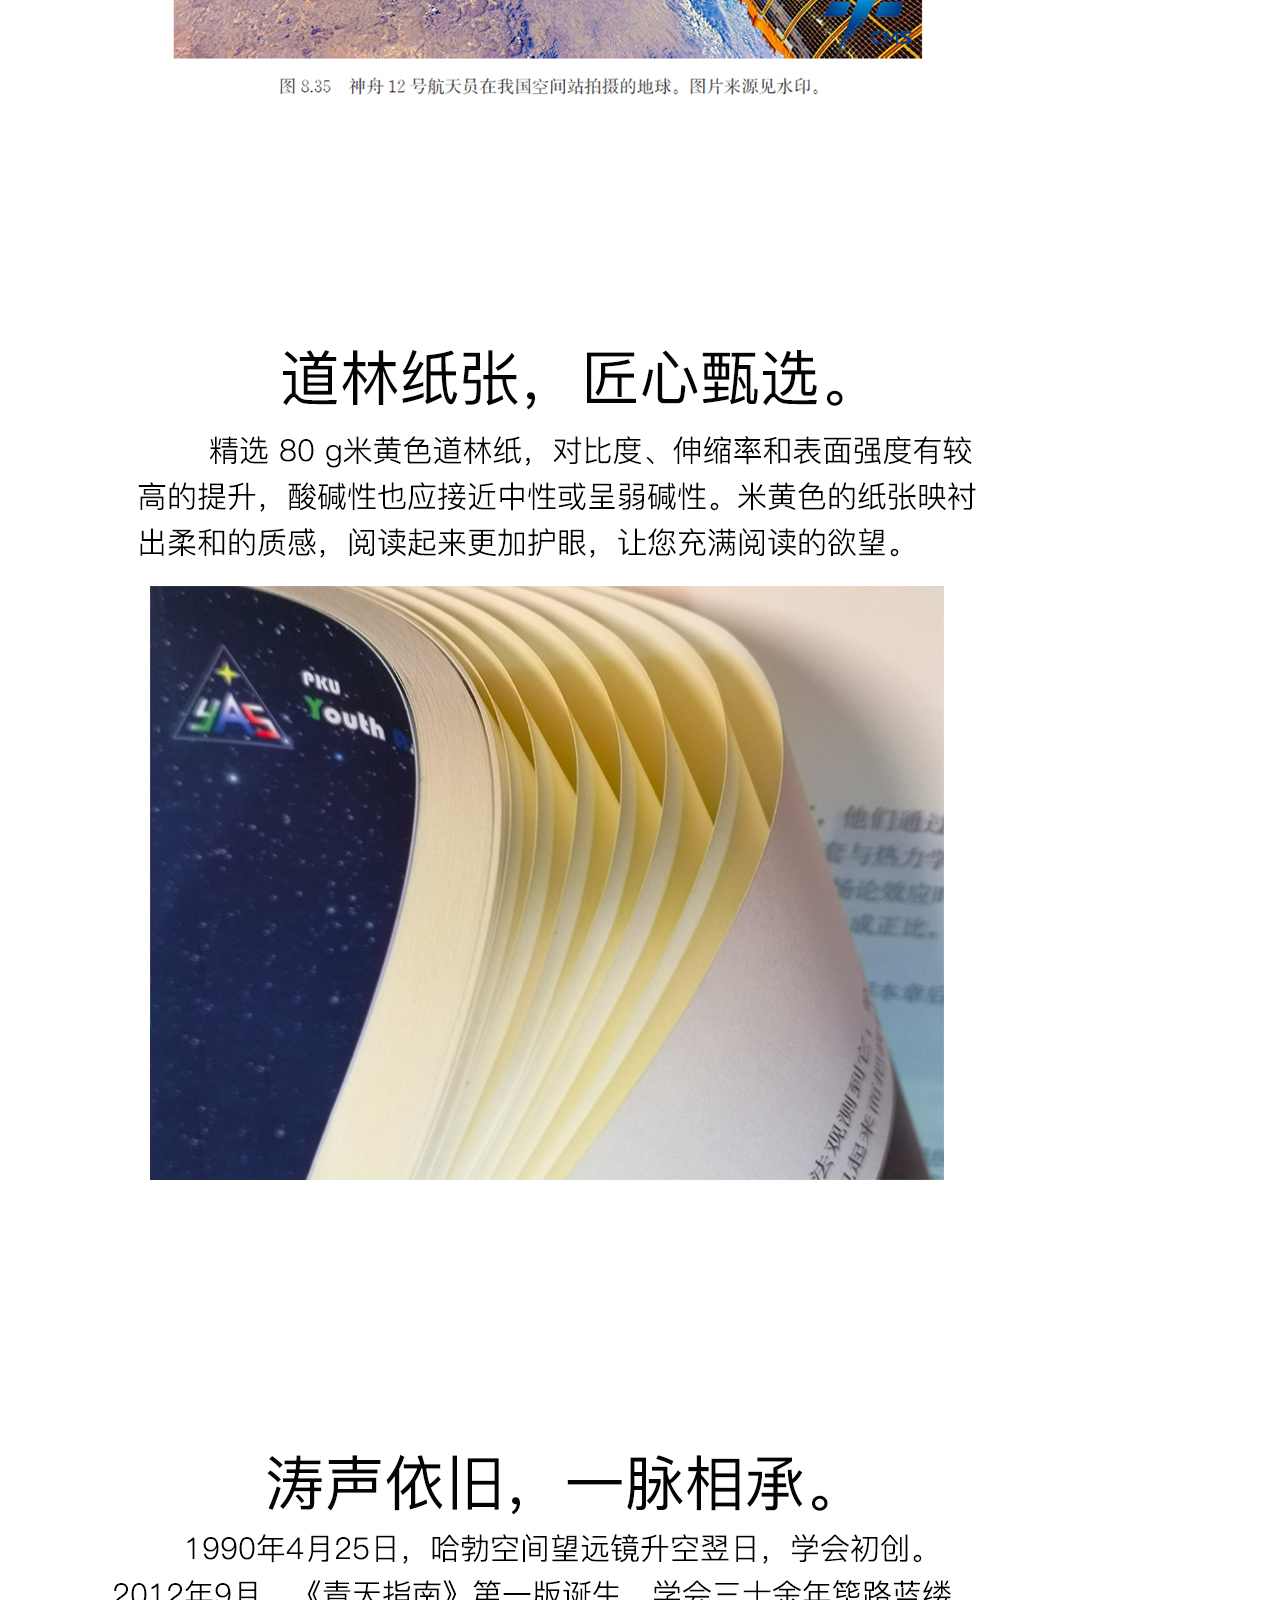
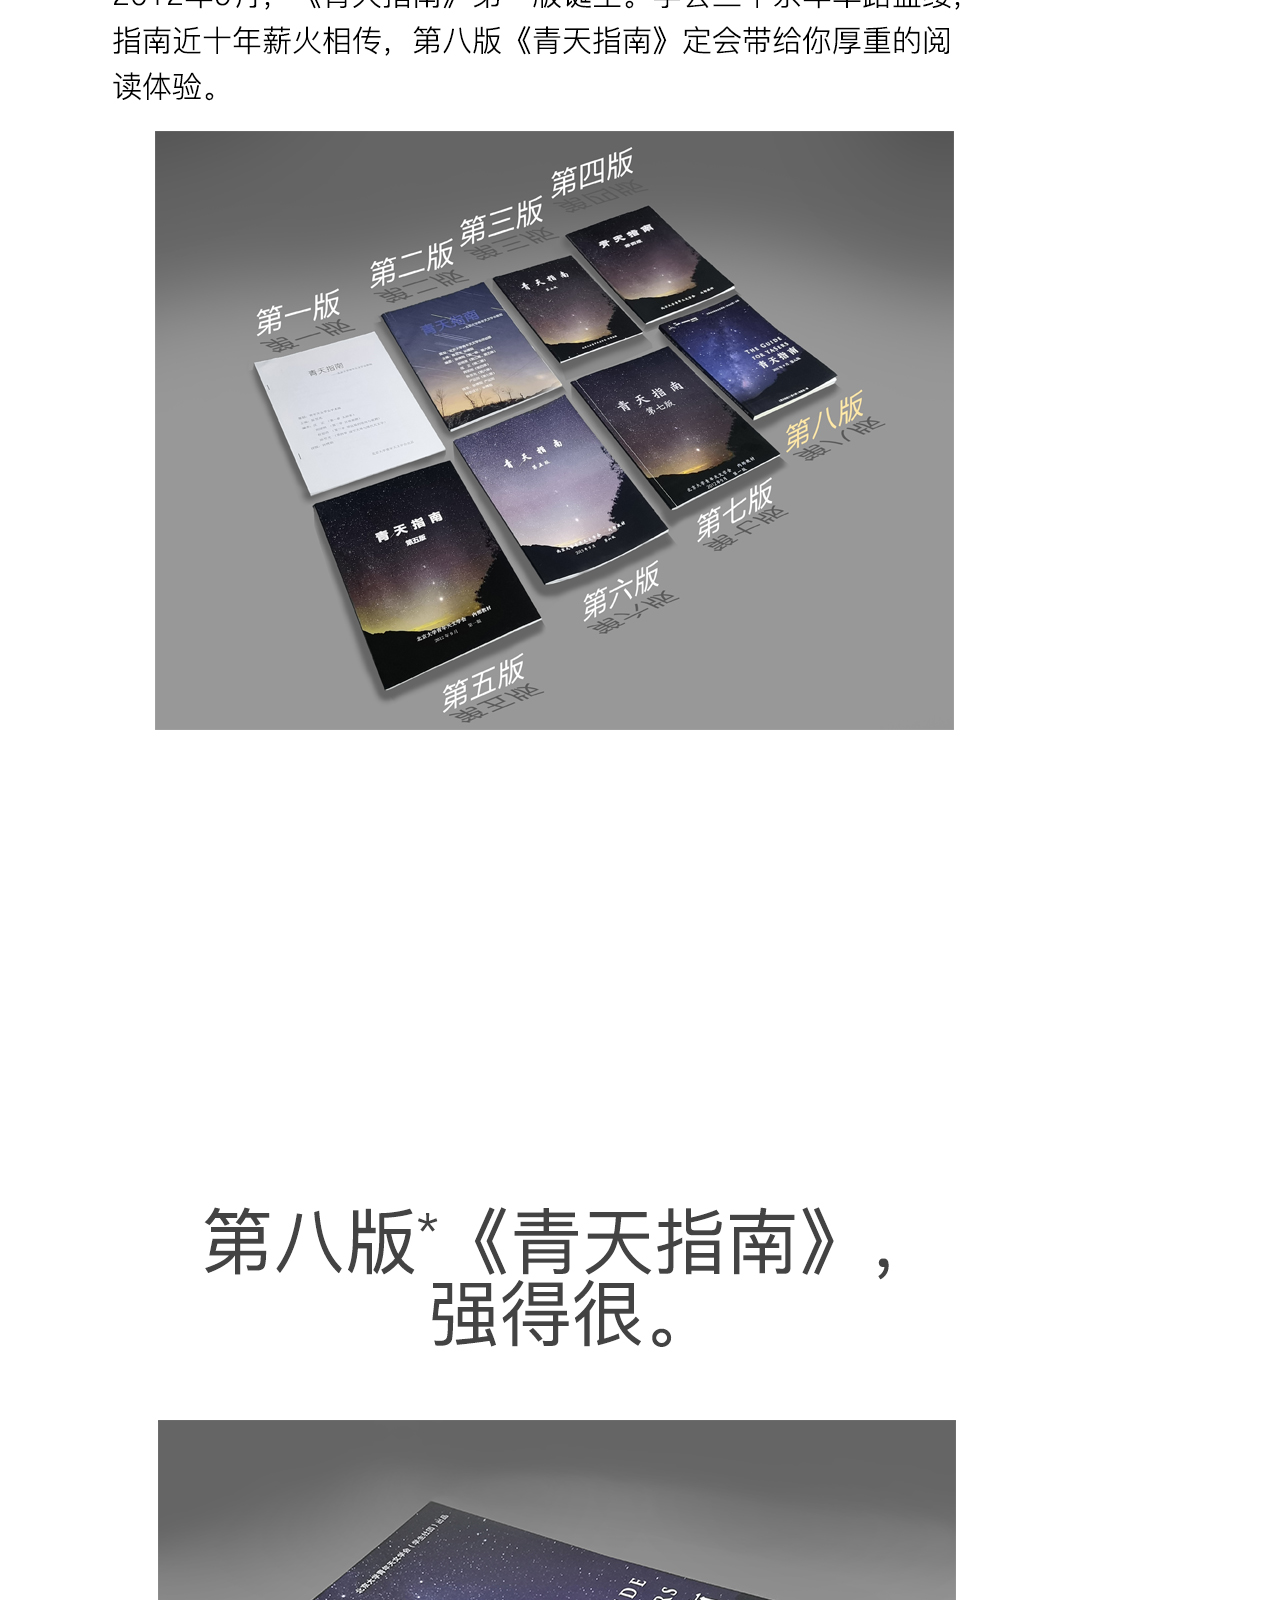
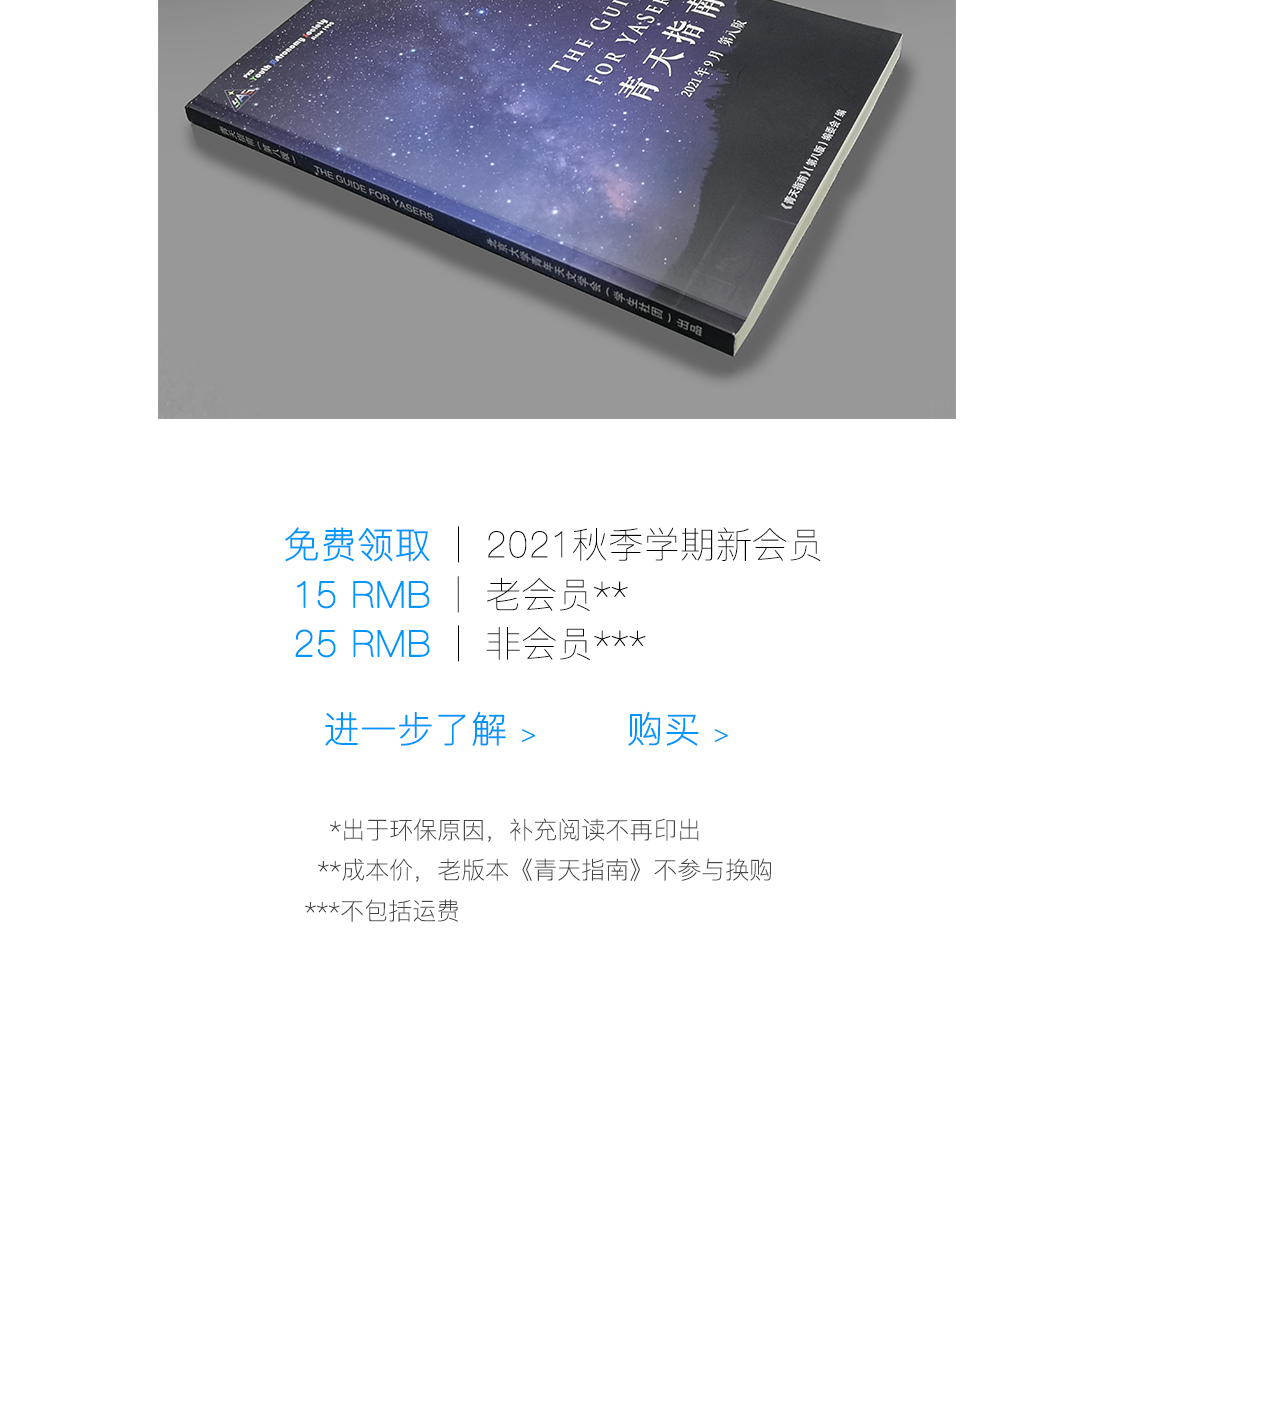
<file: intro.html>
<html>
    <head>
        <title>青天指南</title>
    </head>

    <body>  
    <img src="./media/advertisement.jpg" alt"advertisement" usemap="#links"/>
    <map name="links">
        <area shape = "rect" coords="335, 2035, 535, 2085" href="./web/viewer.html" alt="Online version"/>
        <area shape = "rect" coords="615, 2035, 735, 2085" href="./web/purchase.html" alt="Purchase"/>
        <area shape = "rect" coords="300, 10300, 500, 10350" href="./web/viewer.html" alt="Online version"/>
        <area shape = "rect" coords="600, 10300, 720, 10350" href="./web/purchase.html" alt="Purchase"/>
    </map>
    </body>  
</html>
</file>
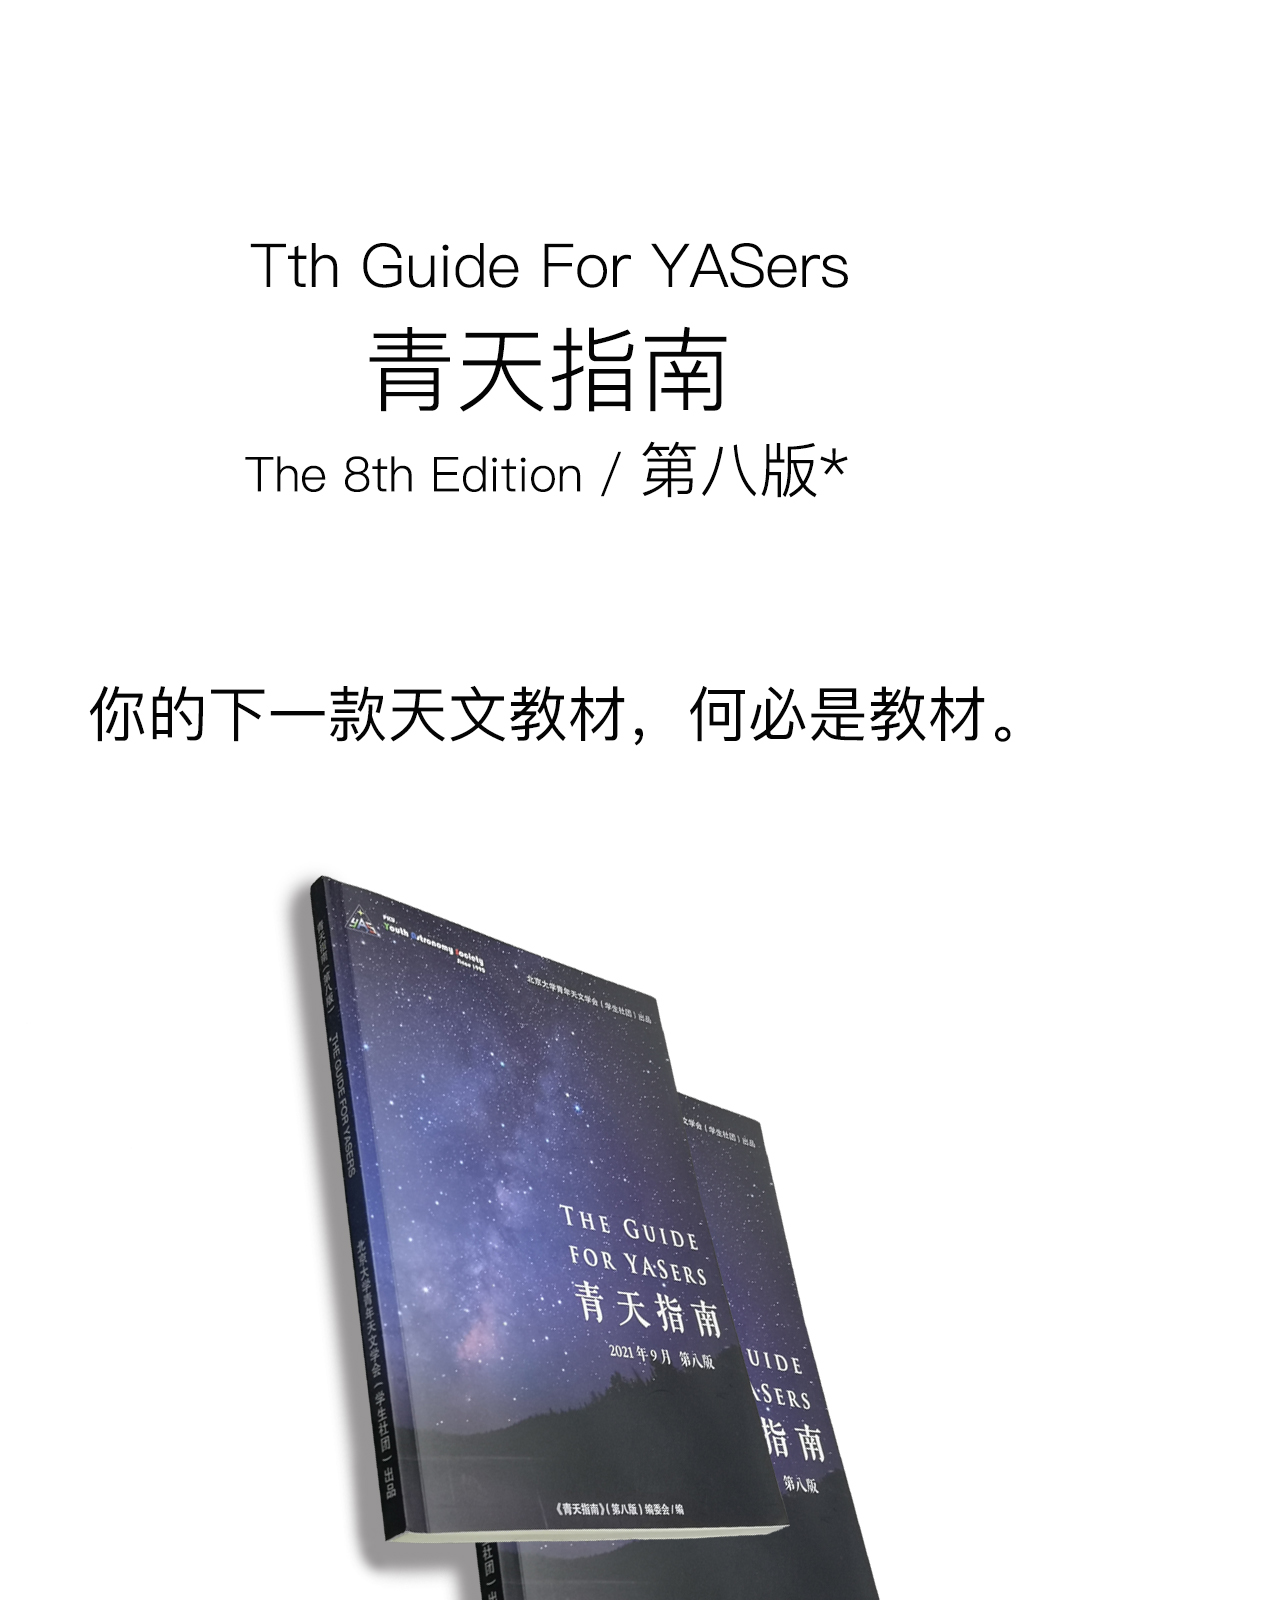
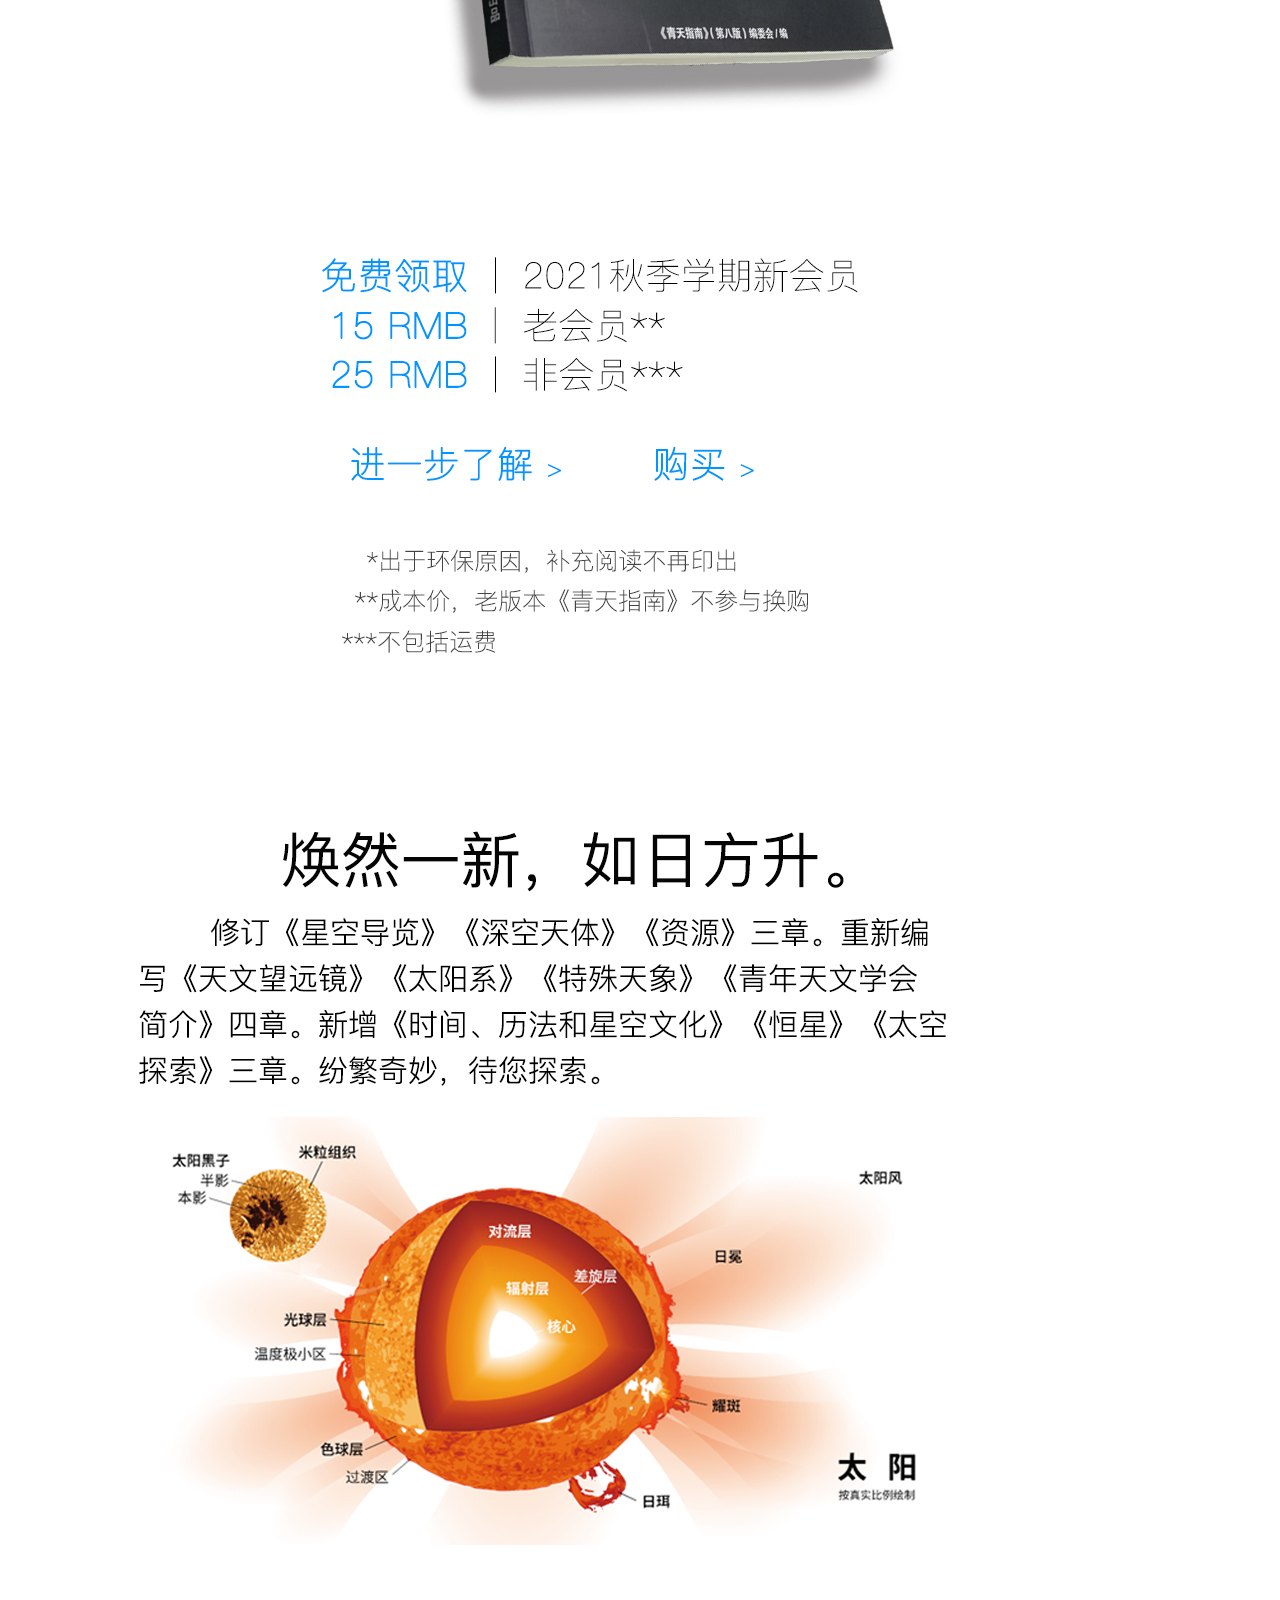
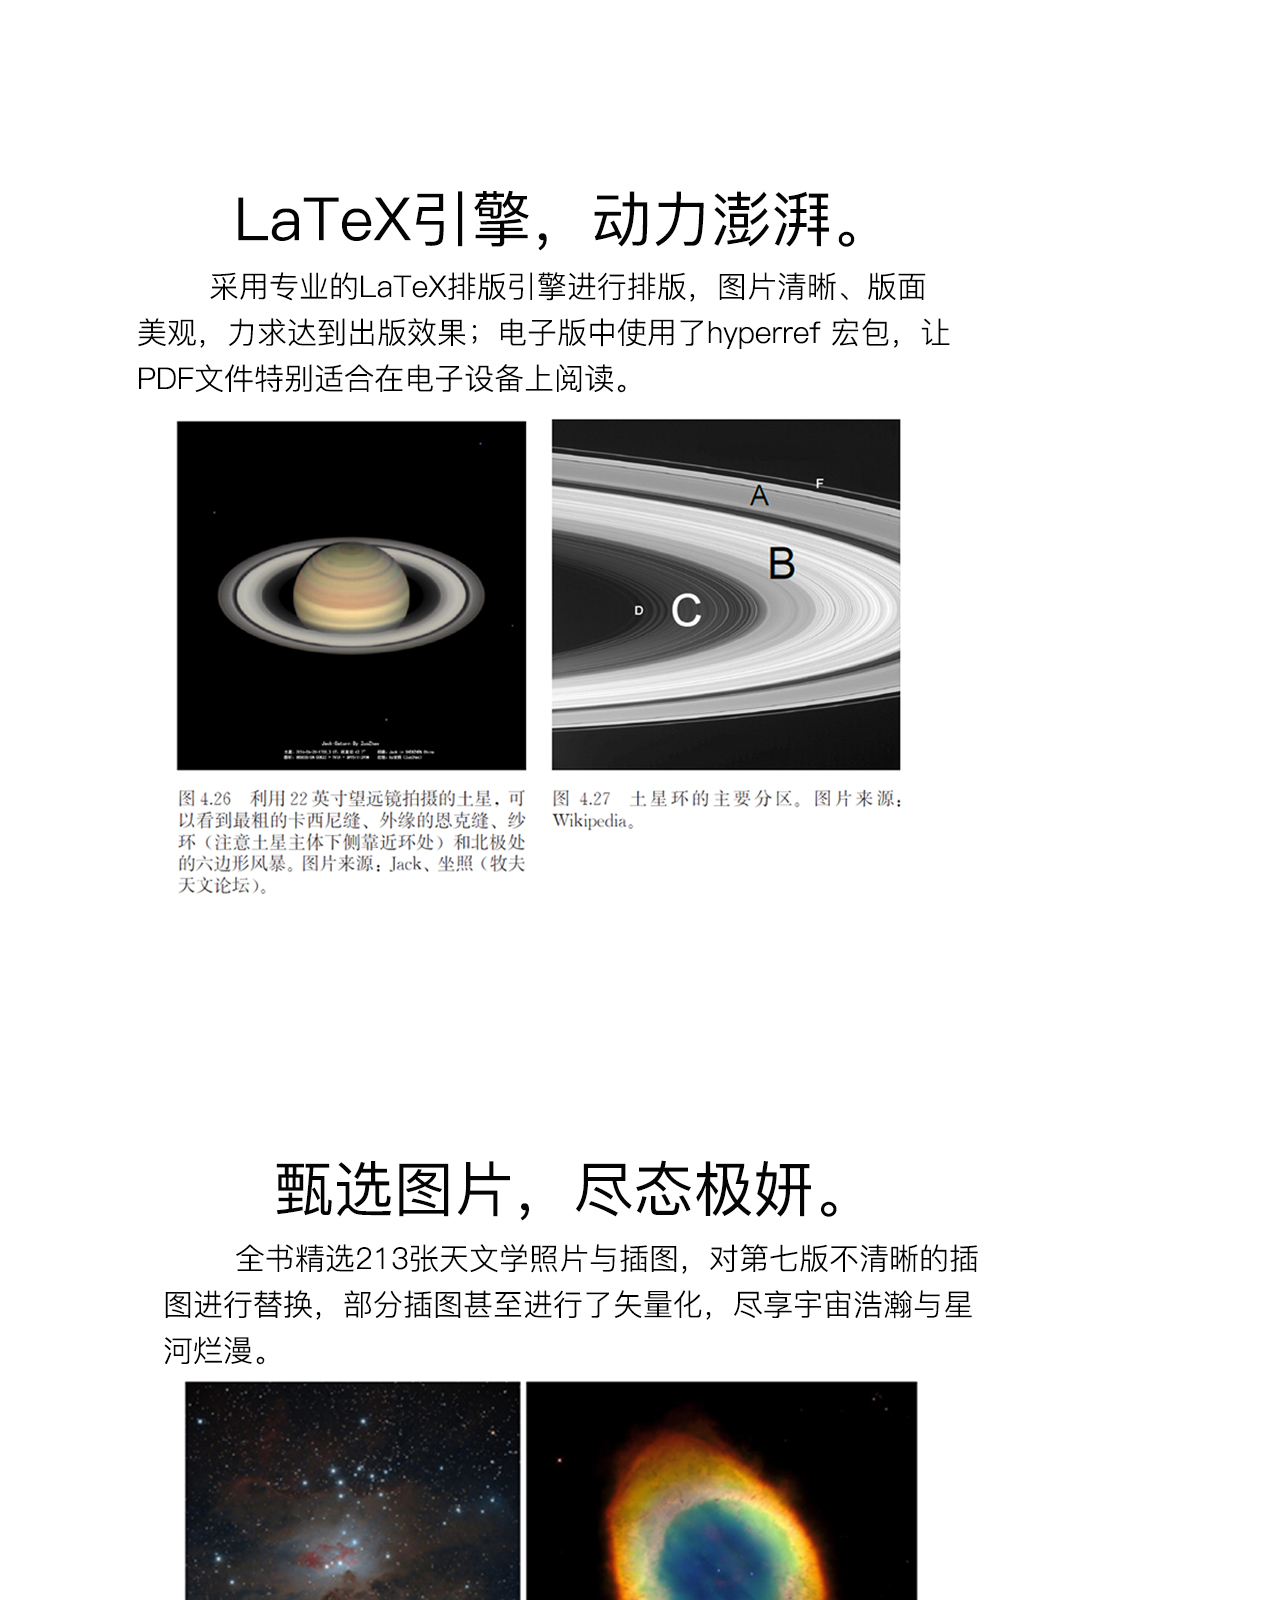
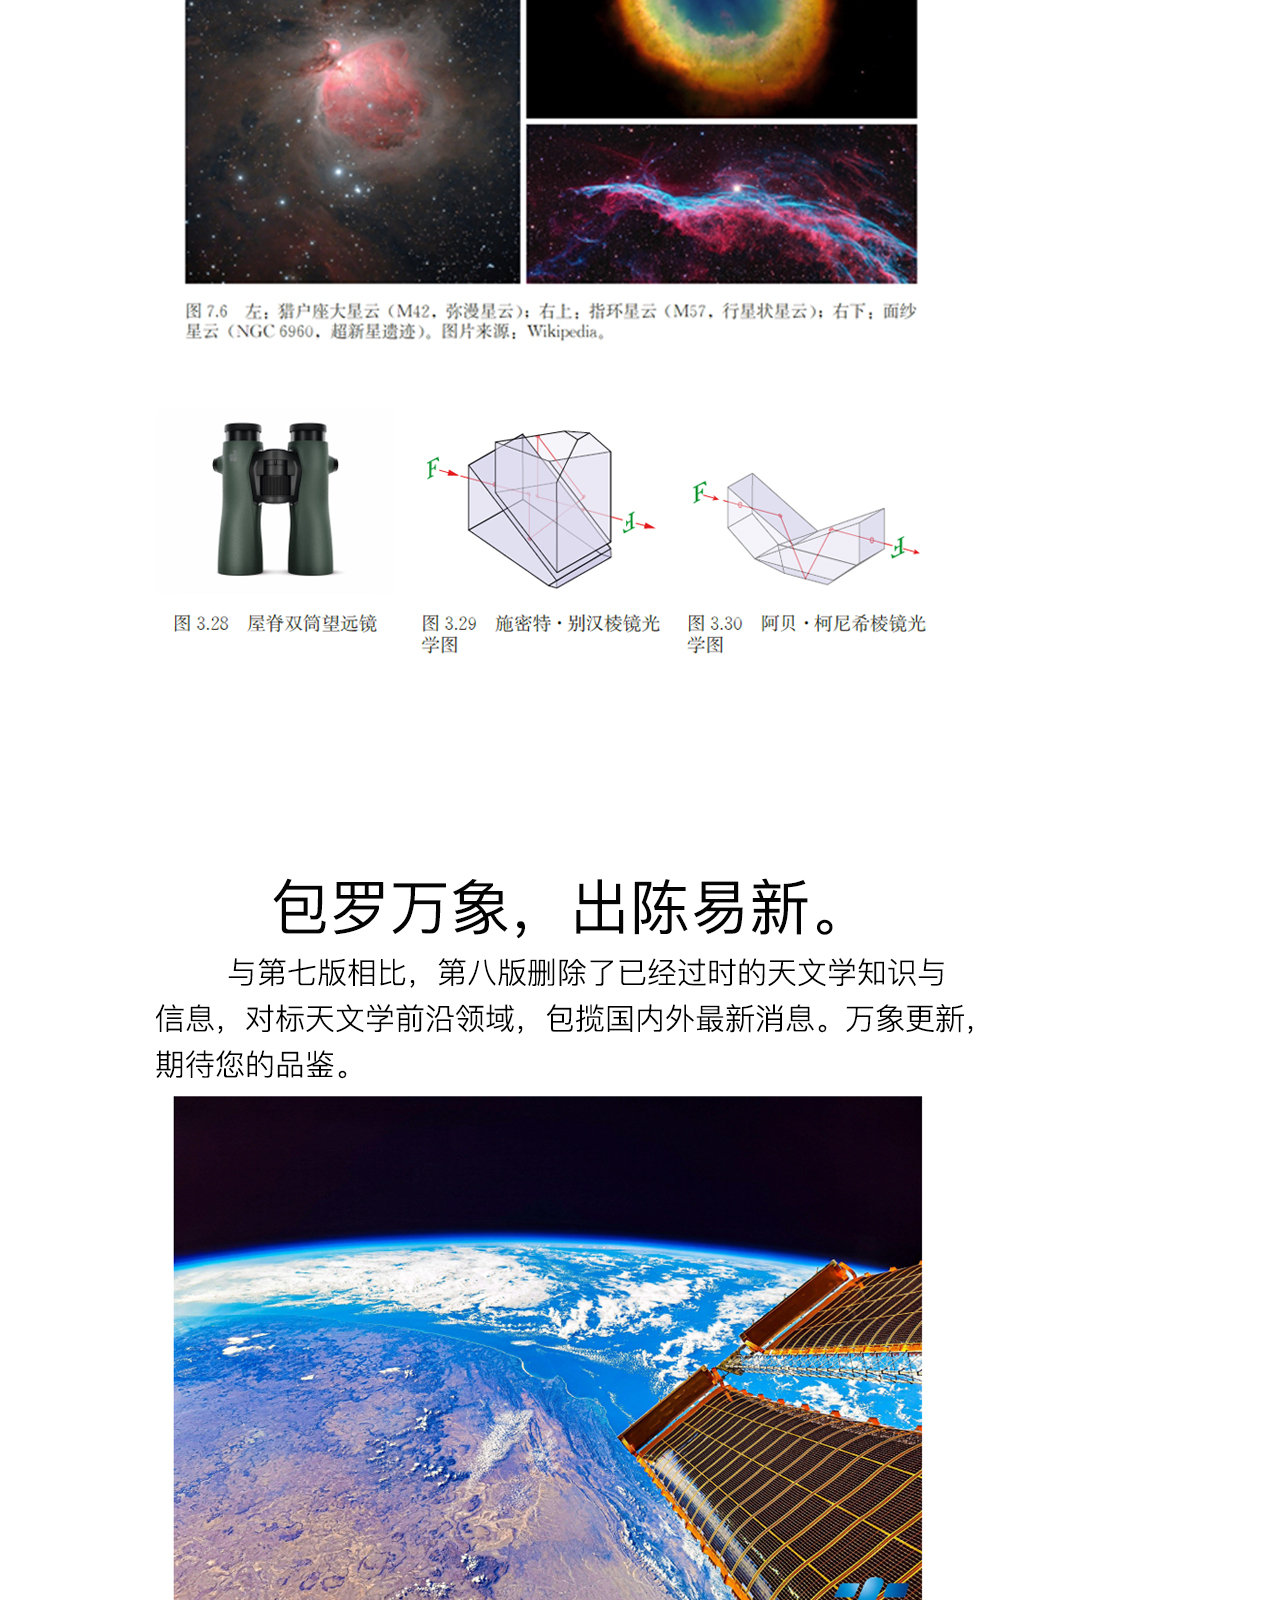
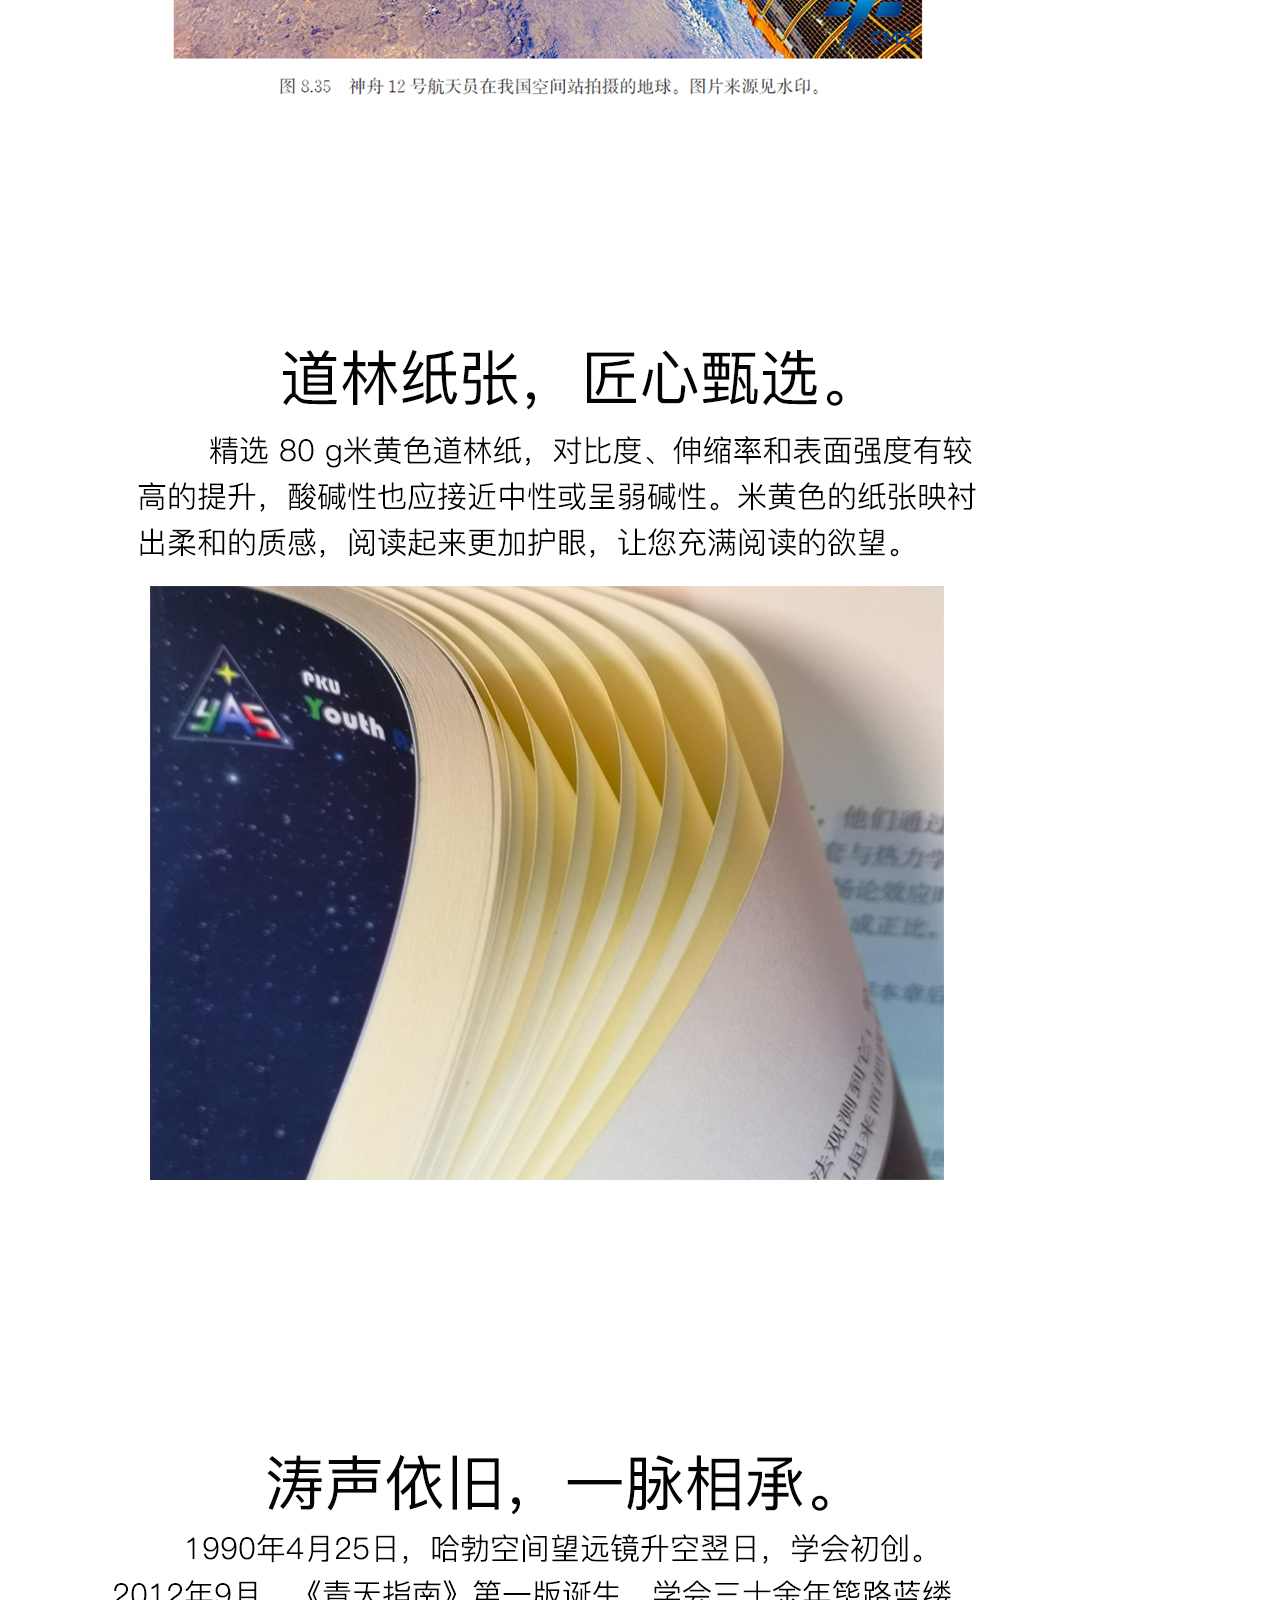
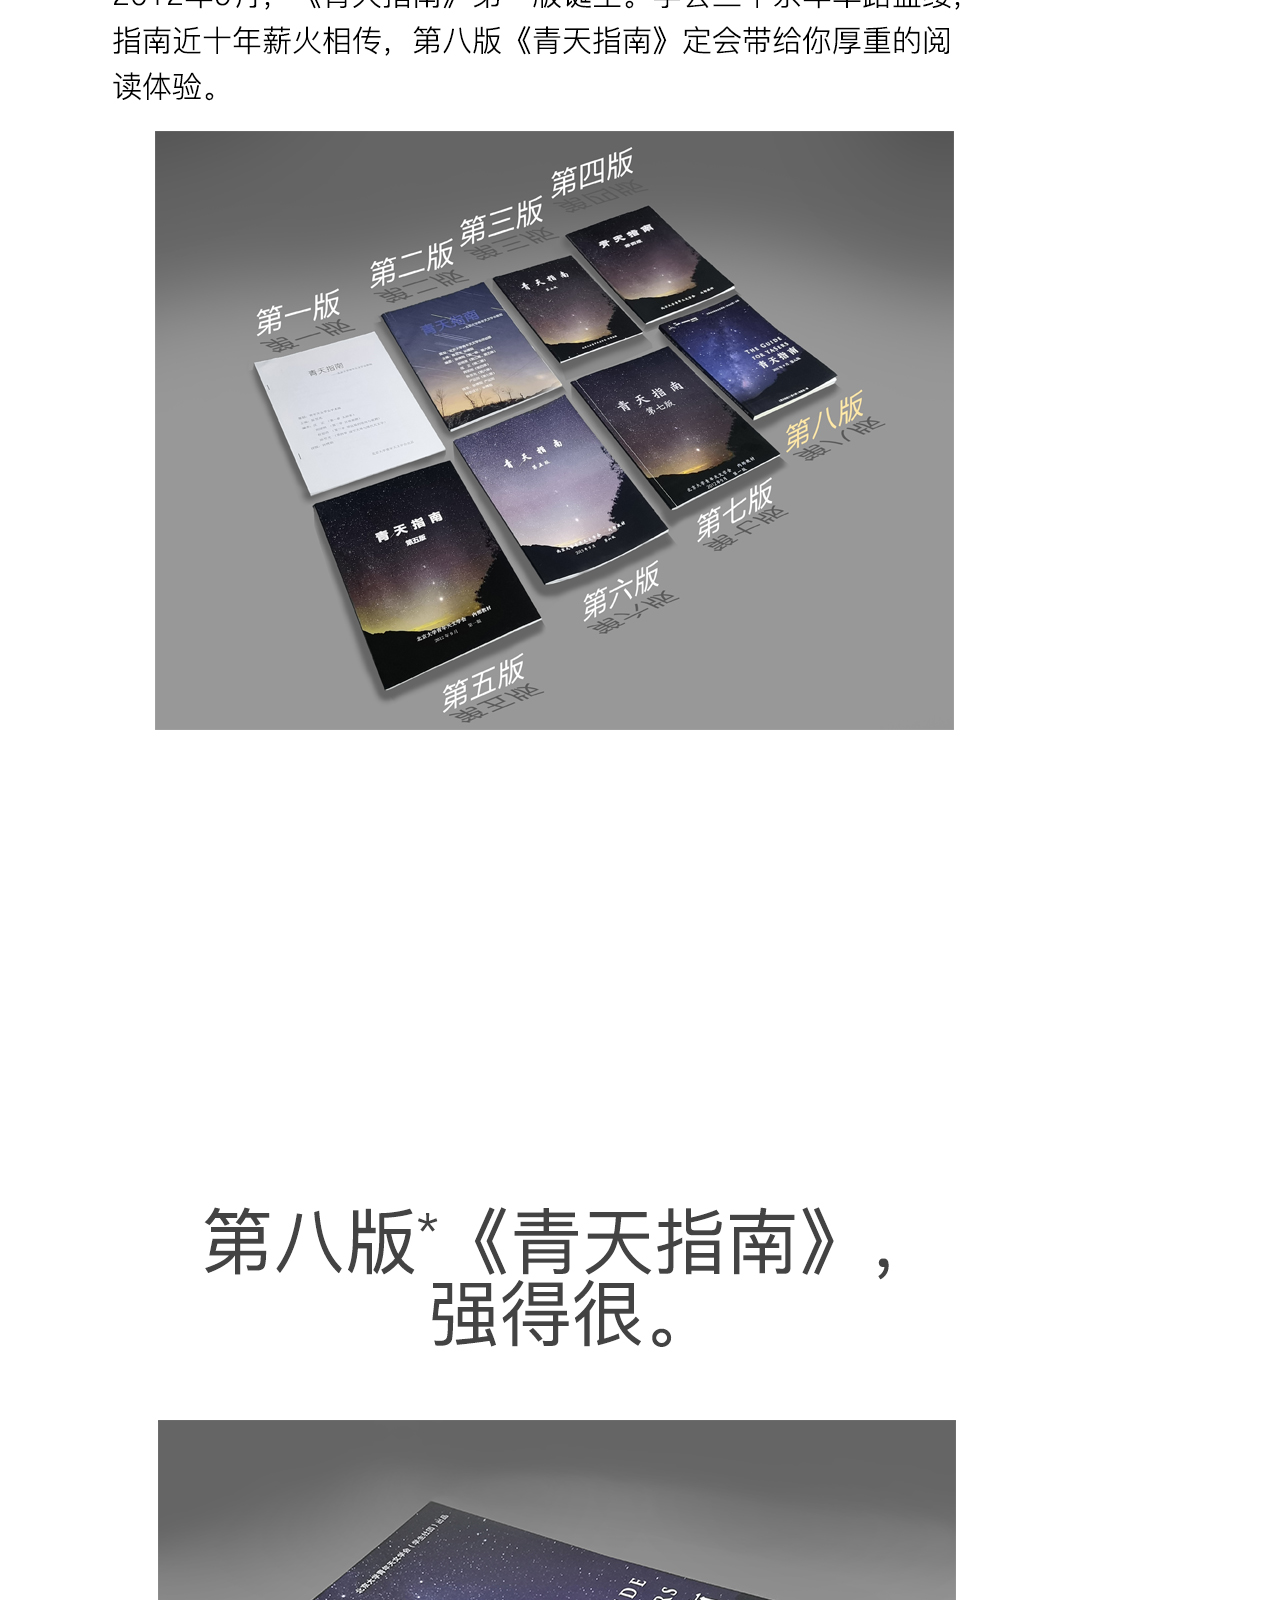
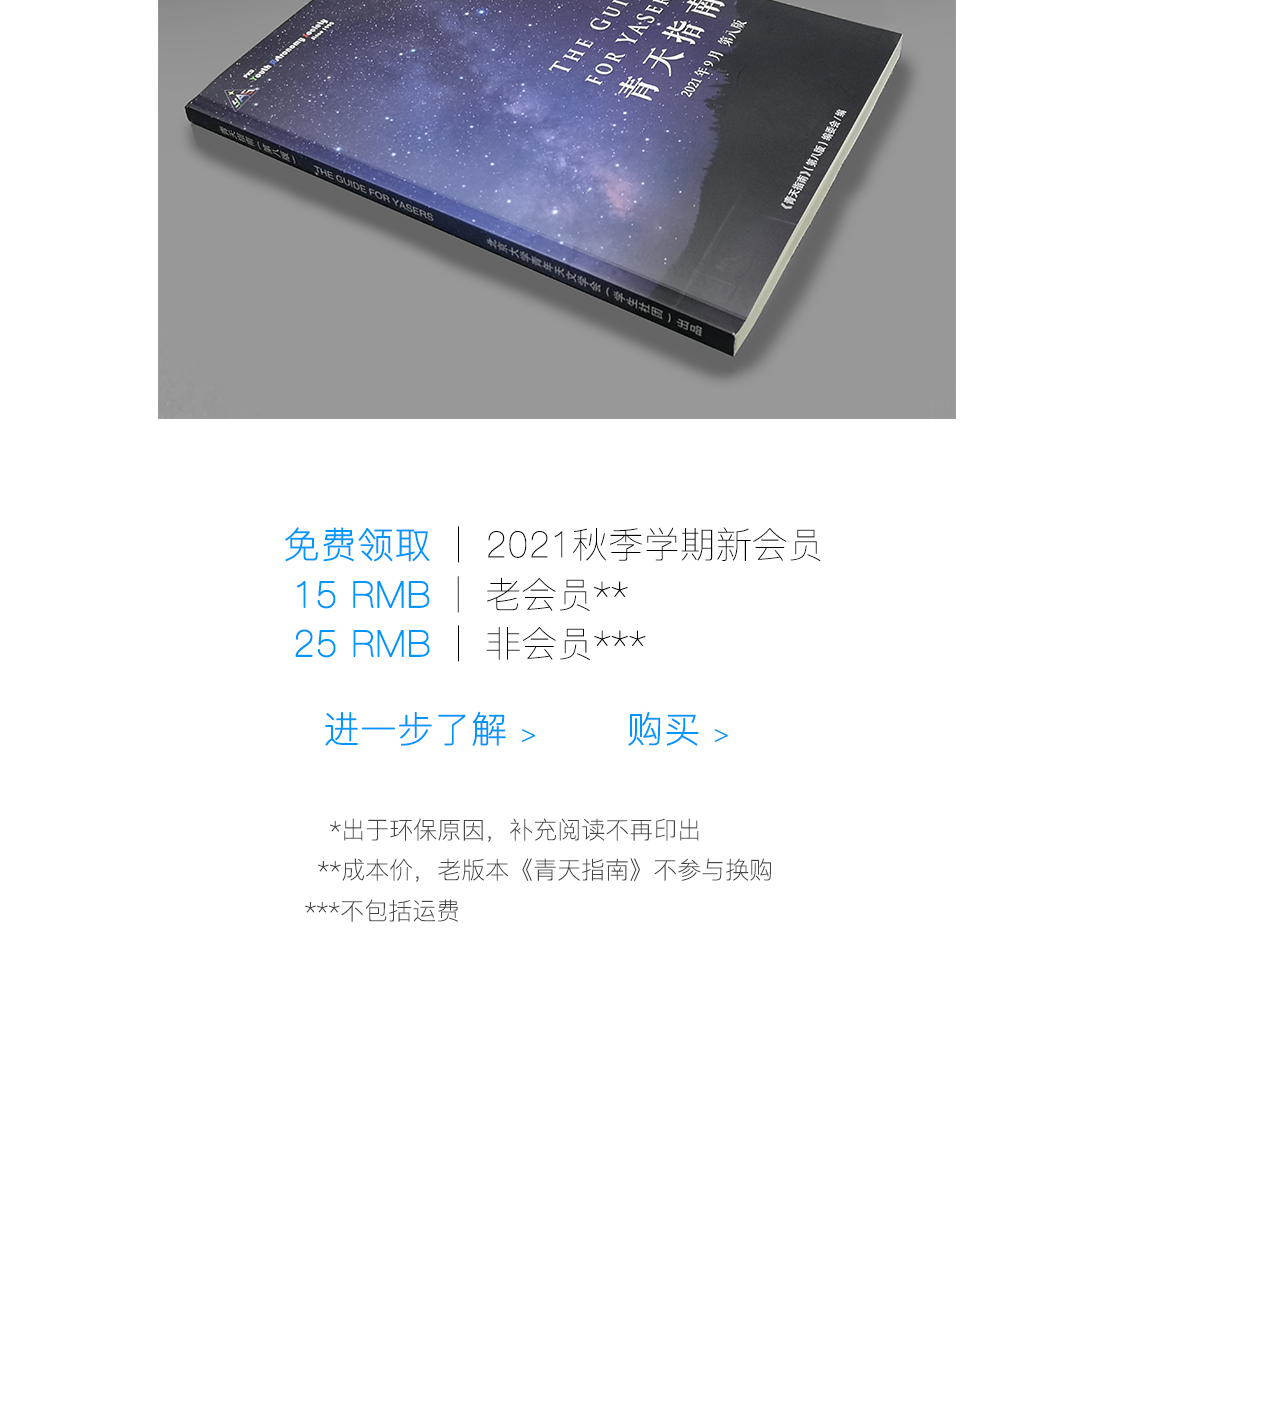
<file: main.html>
<html>
    <head>
        <title>青天指南</title>
    </head>

    <body>  
    <img src="./media/advertisement.jpg" alt"advertisement" usemap="#links"/>
    <map name="links">
        <area shape = "rect" coords="335, 2035, 535, 2085" href="./web/viewer.html" alt="Online version"/>
        <area shape = "rect" coords="615, 2035, 735, 2085" href="./web/purchase.html" alt="Purchase"/>
        <area shape = "rect" coords="300, 10300, 500, 10350" href="./web/viewer.html" alt="Online version"/>
        <area shape = "rect" coords="600, 10300, 720, 10350" href="./web/purchase.html" alt="Purchase"/>
    </map>
    </body>  
</html>
</file>
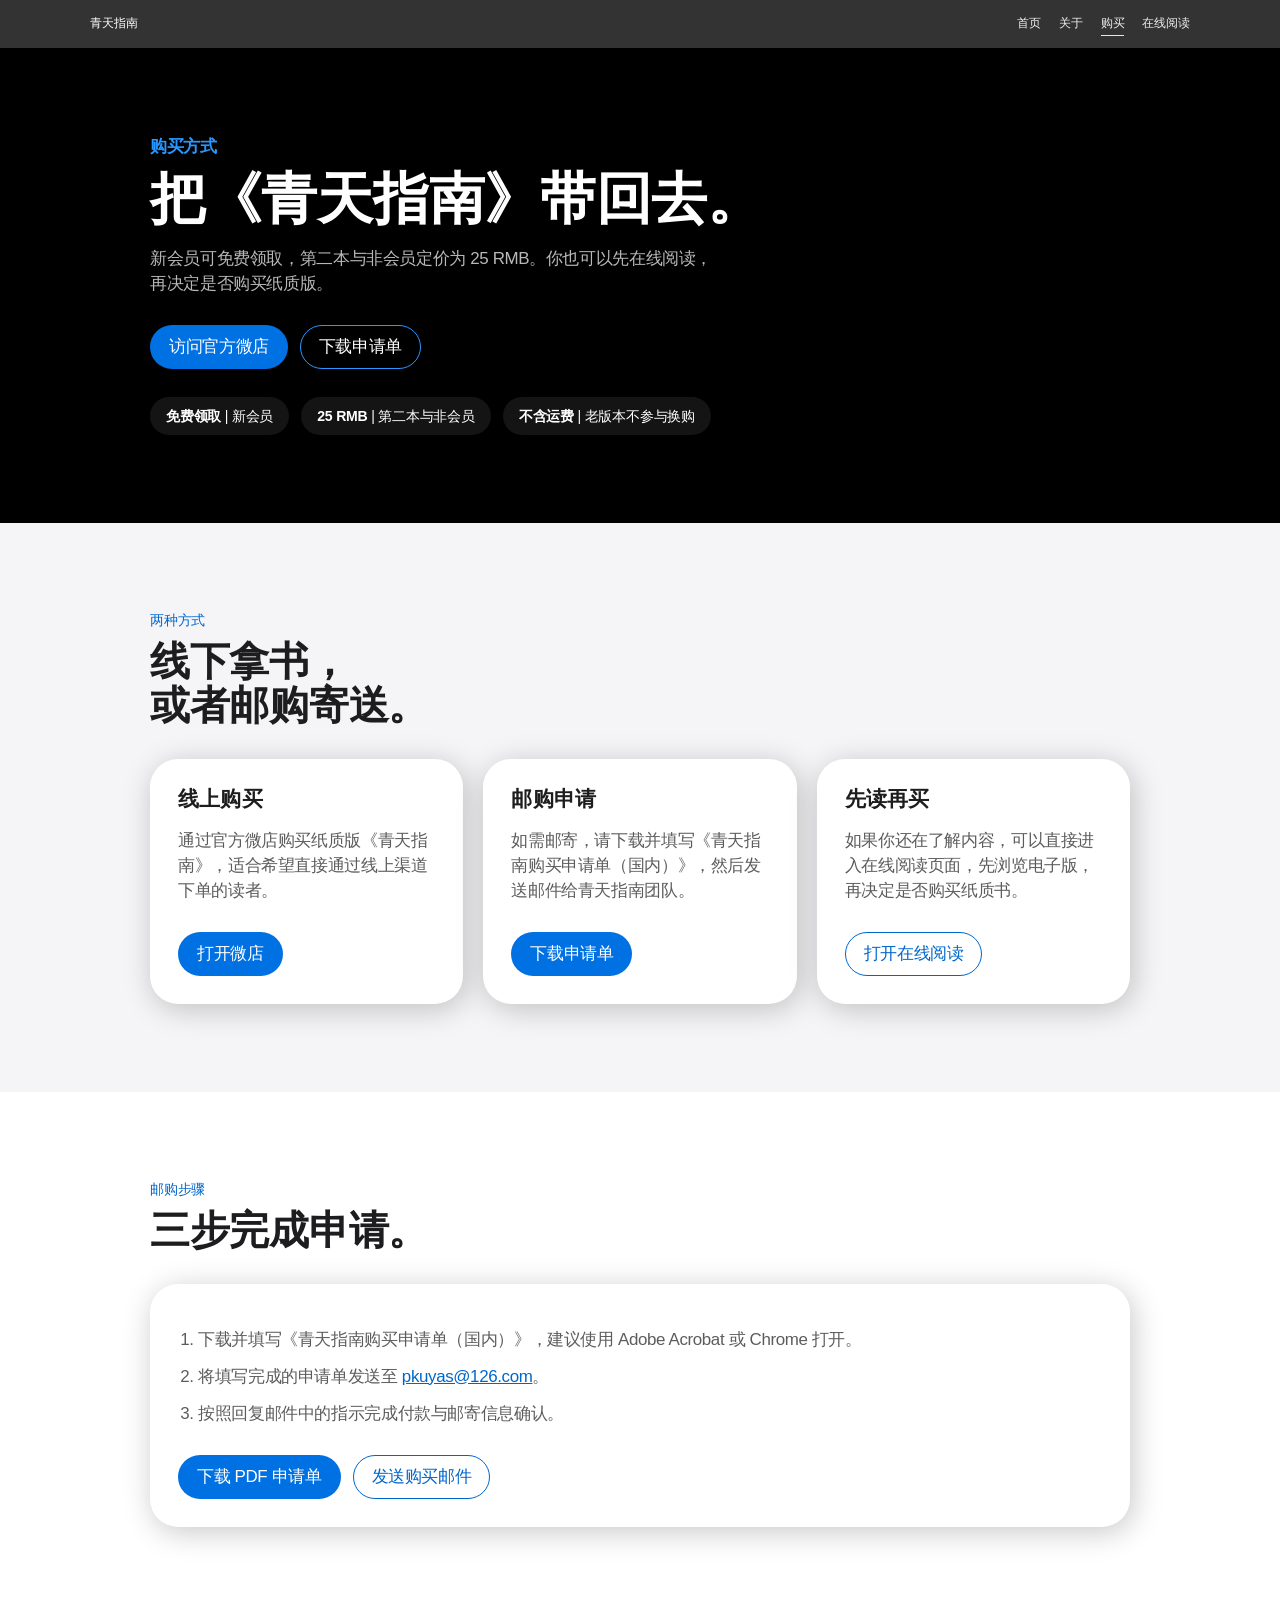
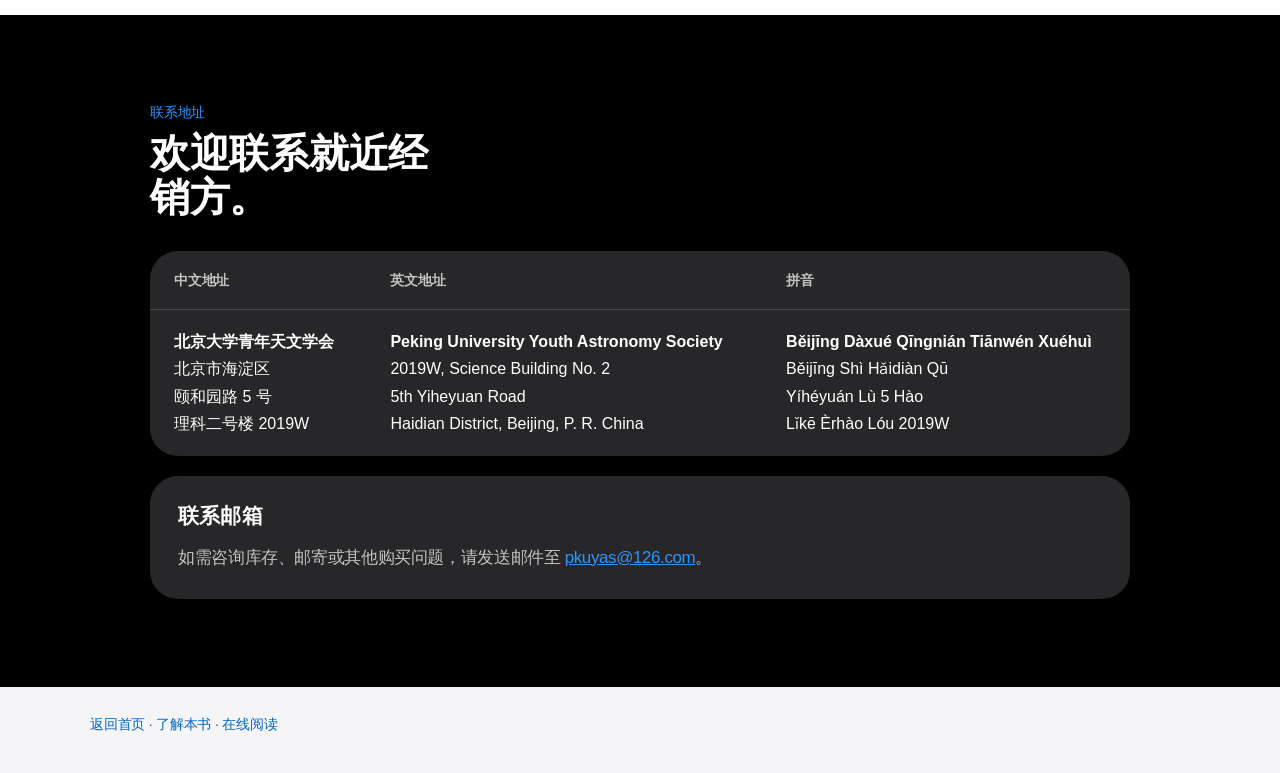
<file: about/purchase.html>
<!DOCTYPE html>
<html lang="zh-CN">
<head>
    <meta charset="utf-8">
    <meta name="viewport" content="width=device-width, initial-scale=1">
    <title>青天指南 · 购买</title>
    <meta name="description" content="《青天指南》第九版购买页面，包含线上购买、邮购申请与联系地址。">
    <link rel="icon" href="../yas_256x256.png">
    <link rel="stylesheet" href="../assets/site.css">
</head>
<body>
    <header class="site-header">
        <div class="site-header__inner">
            <a class="brand" href="../index.html">青天指南</a>
            <nav class="site-nav site-nav--desktop" aria-label="主要导航">
                <a href="../index.html">首页</a>
                <a href="./index.html">关于</a>
                <a href="./purchase.html" aria-current="page">购买</a>
                <a href="../web/viewer.html">在线阅读</a>
            </nav>
            <details class="mobile-nav">
                <summary class="mobile-nav__button" aria-label="打开导航菜单">
                    <span class="mobile-nav__icon"><span></span></span>
                </summary>
                <nav class="mobile-nav__panel" aria-label="移动端导航">
                    <a href="../index.html">首页</a>
                    <a href="./index.html">关于</a>
                    <a href="./purchase.html" aria-current="page">购买</a>
                    <a href="../web/viewer.html">在线阅读</a>
                </nav>
            </details>
        </div>
    </header>

    <main>
        <section class="section section--dark">
            <div class="section-inner section-inner--narrow">
                <p class="eyebrow">购买方式</p>
                <h1 class="hero-title">把《青天指南》带回去。</h1>
                <p class="hero-copy">新会员可免费领取，第二本与非会员定价为 25 RMB。你也可以先在线阅读，再决定是否购买纸质版。</p>
                <div class="action-row">
                    <a class="button" href="https://weidian.com/item.html?itemID=4435233504" target="_blank" rel="noopener">访问官方微店</a>
                    <a class="button button--secondary" href="../web/青天指南购买申请单（国内）.pdf">下载申请单</a>
                </div>
                <ul class="price-list" aria-label="价格说明">
                    <li class="price-item"><strong>免费领取</strong> | 新会员</li>
                    <li class="price-item"><strong>25 RMB</strong> | 第二本与非会员</li>
                    <li class="price-item"><strong>不含运费</strong> | 老版本不参与换购</li>
                </ul>
            </div>
        </section>

        <section class="section section--light">
            <div class="section-inner section-inner--narrow">
                <p class="section-kicker">两种方式</p>
                <h2 class="section-title">线下拿书，<br>或者邮购寄送。</h2>
                <div class="card-grid" style="margin-top: 32px;">
                    <article class="card prose">
                        <h3>线上购买</h3>
                        <p>通过官方微店购买纸质版《青天指南》，适合希望直接通过线上渠道下单的读者。</p>
                        <div class="action-row">
                            <a class="button" href="https://weidian.com/item.html?itemID=4435233504" target="_blank" rel="noopener">打开微店</a>
                        </div>
                    </article>
                    <article class="card prose">
                        <h3>邮购申请</h3>
                        <p>如需邮寄，请下载并填写《青天指南购买申请单（国内）》，然后发送邮件给青天指南团队。</p>
                        <div class="action-row">
                            <a class="button" href="../web/青天指南购买申请单（国内）.pdf">下载申请单</a>
                        </div>
                    </article>
                    <article class="card prose">
                        <h3>先读再买</h3>
                        <p>如果你还在了解内容，可以直接进入在线阅读页面，先浏览电子版，再决定是否购买纸质书。</p>
                        <div class="action-row">
                            <a class="button button--secondary" href="../web/viewer.html">打开在线阅读</a>
                        </div>
                    </article>
                </div>
            </div>
        </section>

        <section class="section section--white">
            <div class="section-inner section-inner--narrow">
                <p class="section-kicker">邮购步骤</p>
                <h2 class="section-title">三步完成申请。</h2>
                <div class="card prose" style="margin-top: 32px;">
                    <ol class="steps">
                        <li>下载并填写《青天指南购买申请单（国内）》，建议使用 Adobe Acrobat 或 Chrome 打开。</li>
                        <li>将填写完成的申请单发送至 <a href="mailto:pkuyas@126.com?subject=《青天指南》购买申请">pkuyas@126.com</a>。</li>
                        <li>按照回复邮件中的指示完成付款与邮寄信息确认。</li>
                    </ol>
                    <div class="action-row">
                        <a class="button" href="../web/青天指南购买申请单（国内）.pdf">下载 PDF 申请单</a>
                        <a class="button button--secondary" href="mailto:pkuyas@126.com?subject=《青天指南》购买申请">发送购买邮件</a>
                    </div>
                </div>
            </div>
        </section>

        <section class="section section--dark">
            <div class="section-inner section-inner--narrow">
                <p class="section-kicker">联系地址</p>
                <h2 class="section-title">欢迎联系就近经销方。</h2>
                <div class="table-shell" style="margin-top: 32px;">
                    <table>
                        <thead>
                            <tr>
                                <th>中文地址</th>
                                <th>英文地址</th>
                                <th>拼音</th>
                            </tr>
                        </thead>
                        <tbody>
                            <tr>
                                <td data-label="中文地址">
                                    <div class="address-line"><strong>北京大学青年天文学会</strong></div>
                                    <div class="address-line">北京市海淀区</div>
                                    <div class="address-line">颐和园路 5 号</div>
                                    <div class="address-line">理科二号楼 2019W</div>
                                </td>
                                <td data-label="英文地址">
                                    <div class="address-line"><strong>Peking University Youth Astronomy Society</strong></div>
                                    <div class="address-line">2019W, Science Building No. 2</div>
                                    <div class="address-line">5th Yiheyuan Road</div>
                                    <div class="address-line">Haidian District, Beijing, P. R. China</div>
                                </td>
                                <td data-label="拼音">
                                    <div class="address-line"><strong>Běijīng Dàxué Qīngnián Tiānwén Xuéhuì</strong></div>
                                    <div class="address-line">Běijīng Shì Hǎidiàn Qū</div>
                                    <div class="address-line">Yíhéyuán Lù 5 Hào</div>
                                    <div class="address-line">Lǐkē Èrhào Lóu 2019W</div>
                                </td>
                            </tr>
                        </tbody>
                    </table>
                </div>
                <div class="card prose" style="margin-top: 20px;">
                    <h3>联系邮箱</h3>
                    <p>如需咨询库存、邮寄或其他购买问题，请发送邮件至 <a href="mailto:pkuyas@126.com">pkuyas@126.com</a>。</p>
                </div>
            </div>
        </section>
    </main>

    <footer class="site-footer">
        <div class="site-footer__inner">
            <a href="../index.html">返回首页</a> · <a href="./index.html">了解本书</a> · <a href="../web/viewer.html">在线阅读</a>
        </div>
    </footer>
</body>
</html>
</file>
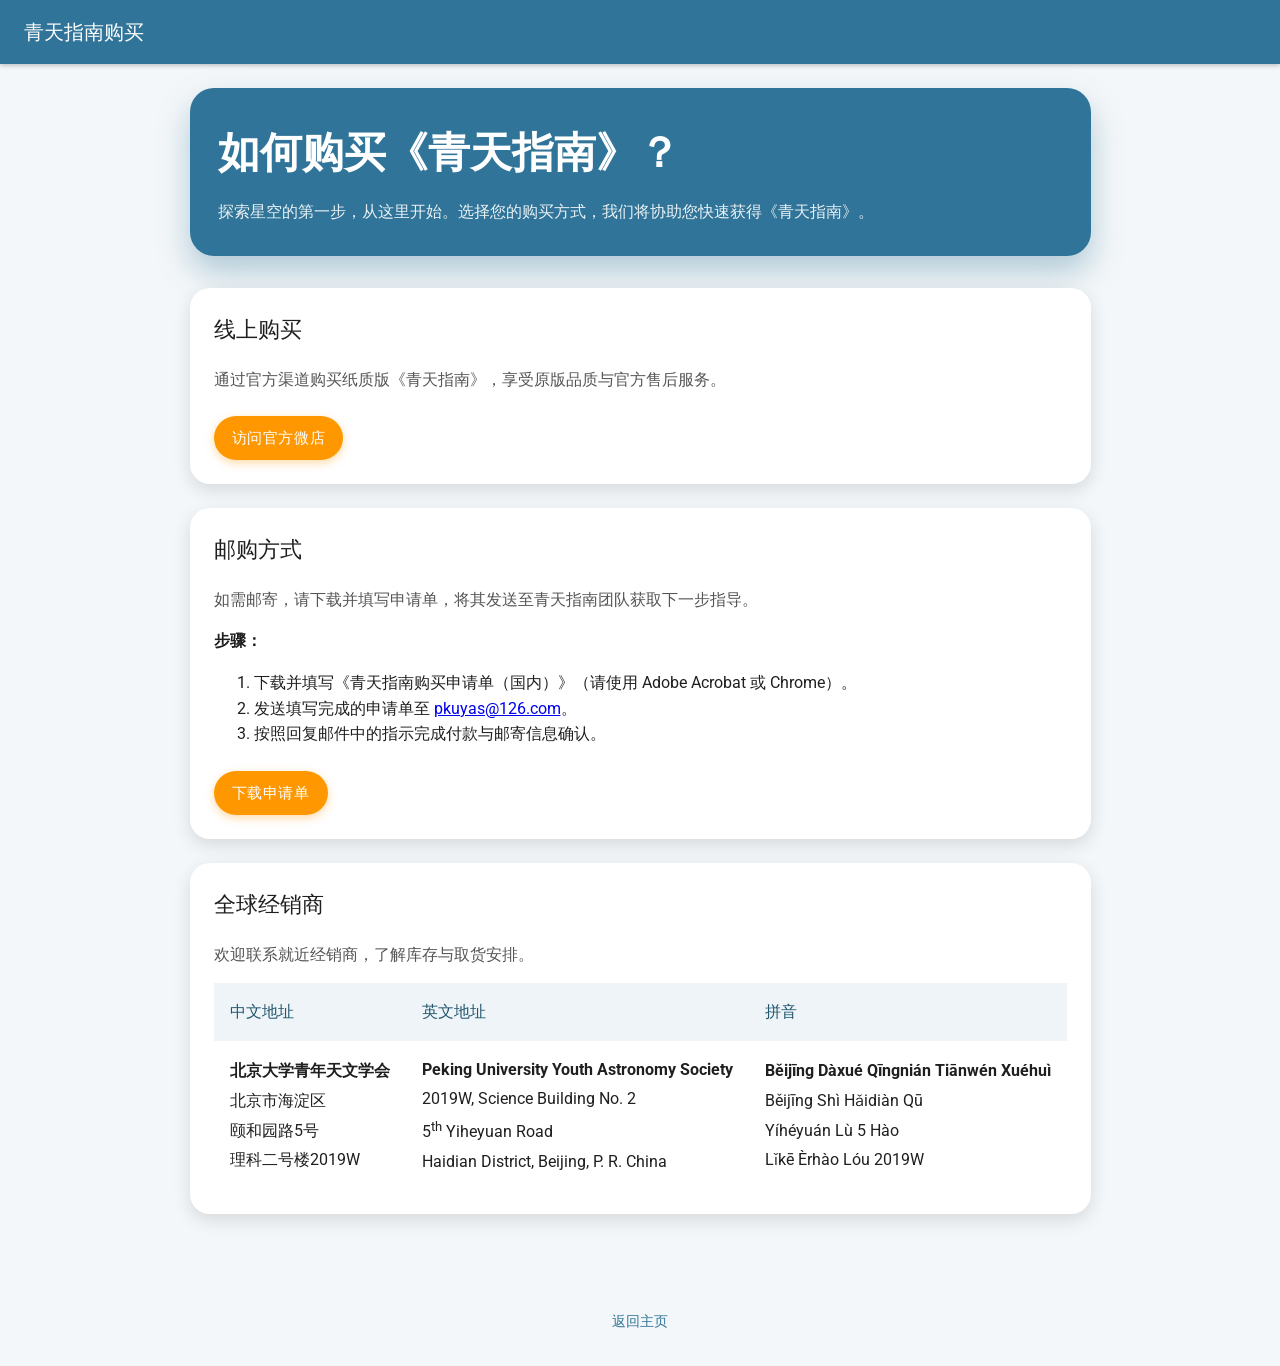
<file: web/purchase.html>
<!DOCTYPE html>
<html lang="zh-CN">
<head>
    <meta charset="utf-8">
    <meta name="viewport" content="width=device-width, initial-scale=1">
    <title>青天指南 · 如何购买</title>
    <link rel="icon" href="../yas_256x256.png">
    <link href="https://fonts.googleapis.com/css2?family=Roboto:wght@400;500;700&display=swap" rel="stylesheet">
    <style>
        :root {
            color-scheme: light dark;
            --md-primary: #307599;
            --md-primary-dark: #24576f;
            --md-secondary: #ff9800;
            --md-surface: #ffffff;
            --md-background: #f4f7f9;
            --md-text-primary: #1f1f1f;
            --md-text-secondary: #555555;
            --md-divider: rgba(0, 0, 0, 0.12);
        }

        @media (prefers-color-scheme: dark) {
            :root {
                --md-surface: #1f2933;
                --md-background: #121a21;
                --md-text-primary: #e0e6ed;
                --md-text-secondary: #a7b4c3;
                --md-divider: rgba(255, 255, 255, 0.12);
                --md-secondary: #ffb655;
            }

            body {
                background: var(--md-background);
                color: var(--md-text-primary);
            }

            .app-bar {
                box-shadow: 0 2px 6px rgba(0, 0, 0, 0.6);
            }

            .page {
                color: var(--md-text-primary);
            }

            .hero {
                box-shadow: 0 16px 36px rgba(7, 32, 44, 0.65);
            }

            .card {
                background: var(--md-surface);
                box-shadow: 0 10px 28px rgba(0, 0, 0, 0.5);
            }

            .btn {
                box-shadow: 0 6px 16px rgba(255, 182, 85, 0.45);
            }

            .btn:hover {
                box-shadow: 0 10px 24px rgba(255, 182, 85, 0.55);
            }

            .btn--tonal {
                background: rgba(255, 255, 255, 0.12);
            }

            .btn--tonal:hover {
                background: rgba(255, 255, 255, 0.22);
            }

            th {
                background: rgba(48, 117, 153, 0.24);
            }

            tr:not(:last-child) {
                border-bottom: 1px solid var(--md-divider);
            }

            footer {
                color: var(--md-text-secondary);
            }

            footer a {
                color: var(--md-secondary);
            }
        }

        * {
            box-sizing: border-box;
        }

        html, body {
            margin: 0;
            font-family: 'Roboto', 'PingFang SC', 'Microsoft YaHei', sans-serif;
            background: var(--md-background);
            color: var(--md-text-primary);
            line-height: 1.6;
        }

        body {
            display: flex;
            flex-direction: column;
            min-height: 100vh;
        }

        .app-bar {
            position: sticky;
            top: 0;
            z-index: 10;
            background: var(--md-primary);
            color: #fff;
            padding: 16px 24px;
            box-shadow: 0 2px 4px rgba(0, 0, 0, 0.2);
        }

        .app-bar__title {
            font-size: 1.25rem;
            font-weight: 500;
            margin: 0;
        }

        .page {
            flex: 1;
            padding: 24px 16px 48px;
            max-width: 960px;
            margin: 0 auto;
        }

        .hero {
            background: var(--md-primary);
            color: #fff;
            border-radius: 24px;
            padding: 32px 28px;
            box-shadow: 0 16px 32px rgba(48, 117, 153, 0.35);
            margin-bottom: 32px;
        }

        .hero h1 {
            margin: 0 0 12px;
            font-size: clamp(1.75rem, 5vw, 2.6rem);
            font-weight: 700;
        }

        .hero p {
            margin: 0;
            font-size: 1rem;
            opacity: 0.9;
        }

        .card {
            background: var(--md-surface);
            border-radius: 20px;
            padding: 24px;
            margin-bottom: 24px;
            box-shadow: 0 6px 18px rgba(0, 0, 0, 0.12);
            transition: box-shadow 0.2s ease;
        }

        .card:hover {
            box-shadow: 0 10px 24px rgba(0, 0, 0, 0.15);
        }

        .card h2 {
            margin-top: 0;
            font-weight: 500;
            font-size: 1.4rem;
        }

        .supporting-text {
            color: var(--md-text-secondary);
            margin-bottom: 16px;
        }

        .actions {
            display: flex;
            flex-wrap: wrap;
            gap: 12px;
            margin-top: 24px;
        }

        .btn {
            display: inline-flex;
            align-items: center;
            justify-content: center;
            gap: 8px;
            padding: 10px 18px;
            border-radius: 999px;
            border: none;
            cursor: pointer;
            font-size: 0.95rem;
            font-weight: 500;
            letter-spacing: 0.04em;
            text-decoration: none;
            color: #fff;
            background: var(--md-secondary);
            box-shadow: 0 3px 10px rgba(255, 152, 0, 0.35);
            transition: transform 0.2s ease, box-shadow 0.2s ease;
        }

        .btn:hover {
            transform: translateY(-1px);
            box-shadow: 0 8px 18px rgba(255, 152, 0, 0.45);
        }

        .btn--tonal {
            background: rgba(255, 255, 255, 0.08);
            color: #fff;
            box-shadow: none;
        }

        .btn--tonal:hover {
            background: rgba(255, 255, 255, 0.16);
        }

        .table-card {
            padding: 24px;
            overflow: hidden;
        }

        .table-wrapper {
            overflow-x: auto;
        }

        table {
            width: 100%;
            border-collapse: collapse;
        }

        th, td {
            padding: 16px;
            text-align: left;
        }

        .address-line + .address-line {
            margin-top: 4px;
        }

        th {
            background: rgba(48, 117, 153, 0.08);
            font-weight: 500;
            color: var(--md-primary-dark);
        }

        tr:not(:last-child) {
            border-bottom: 1px solid var(--md-divider);
        }

        footer {
            padding: 24px 16px 32px;
            text-align: center;
            color: var(--md-text-secondary);
            font-size: 0.9rem;
        }

        footer a {
            color: var(--md-primary);
            text-decoration: none;
            font-weight: 500;
        }

        footer a:hover {
            text-decoration: underline;
        }

        @media (max-width: 680px) {
            .app-bar {
                padding: 12px 16px;
            }

            .hero {
                border-radius: 20px;
                padding: 24px;
            }

            .card {
                border-radius: 16px;
                padding: 20px;
            }

            .actions {
                width: 100%;
            }

            .actions .btn {
                flex: 1 1 auto;
                justify-content: center;
            }

            table, thead, tbody, th, td, tr {
                display: block;
            }

            thead {
                display: none;
            }

            tr {
                border-bottom: none;
                border-top: 1px solid var(--md-divider);
                padding: 16px 16px 0;
            }

            tr:last-child {
                padding-bottom: 16px;
            }

            td {
                padding: 0 0 12px;
                position: relative;
                font-size: 0.95rem;
                color: var(--md-text-secondary);
            }

            td::before {
                content: attr(data-label);
                display: block;
                font-weight: 500;
                color: var(--md-text-primary);
                margin-bottom: 4px;
            }
        }
    </style>
</head>
<body>
    <header class="app-bar">
        <div class="app-bar__title">青天指南购买</div>
    </header>
    <main class="page">
        <section class="hero">
            <h1>如何购买《青天指南》？</h1>
            <p>探索星空的第一步，从这里开始。选择您的购买方式，我们将协助您快速获得《青天指南》。</p>
        </section>

        <section class="card">
            <h2>线上购买</h2>
            <p class="supporting-text">通过官方渠道购买纸质版《青天指南》，享受原版品质与官方售后服务。</p>
            <div class="actions">
                <a class="btn" href="https://weidian.com/item.html?itemID=4435233504" target="_blank" rel="noopener">访问官方微店</a>
            </div>
        </section>

        <section class="card">
            <h2>邮购方式</h2>
            <p class="supporting-text">如需邮寄，请下载并填写申请单，将其发送至青天指南团队获取下一步指导。</p>
            <p><strong>步骤：</strong></p>
            <ol>
                <li>下载并填写《青天指南购买申请单（国内）》（请使用 Adobe Acrobat 或 Chrome）。</li>
                <li>发送填写完成的申请单至 <a href="mailto:pkuyas@126.com?subject=《青天指南》购买申请">pkuyas@126.com</a>。</li>
                <li>按照回复邮件中的指示完成付款与邮寄信息确认。</li>
            </ol>
            <div class="actions">
                <a class="btn" href="./青天指南购买申请单（国内）.pdf">下载申请单</a>
                <a class="btn btn--tonal" href="mailto:pkuyas@126.com?subject=《青天指南》购买申请">发送邮件</a>
            </div>
        </section>

        <section class="card table-card">
            <h2>全球经销商</h2>
            <p class="supporting-text">欢迎联系就近经销商，了解库存与取货安排。</p>
            <div class="table-wrapper">
                <table>
                    <thead>
                        <tr>
                            <th>中文地址</th>
                            <th>英文地址</th>
                            <th>拼音</th>
                        </tr>
                    </thead>
                    <tbody>
                        <tr>
                            <td data-label="中文地址">
                                <div class="address-line"><strong>北京大学青年天文学会</strong></div>
                                <div class="address-line">北京市海淀区</div>
                                <div class="address-line">颐和园路5号</div>
                                <div class="address-line">理科二号楼2019W</div>
                            </td>
                            <td data-label="英文地址">
                                <div class="address-line"><strong>Peking University Youth Astronomy Society</strong></div>
                                <div class="address-line">2019W, Science Building No. 2</div>
                                <div class="address-line">5<sup>th</sup> Yiheyuan Road</div>
                                <div class="address-line">Haidian District, Beijing, P. R. China</div>
                            </td>
                            <td data-label="拼音">
                                <div class="address-line"><strong>Běijīng Dàxué Qīngnián Tiānwén Xuéhuì</strong></div>
                                <div class="address-line">Běijīng Shì Hǎidiàn Qū</div>
                                <div class="address-line">Yíhéyuán Lù 5 Hào</div>
                                <div class="address-line">Lǐkē Èrhào Lóu 2019W</div>
                            </td>
                        </tr>
                    </tbody>
                </table>
            </div>
        </section>
    </main>

    <footer>
        <a href="../index.html">返回主页</a>
    </footer>
</body>
</html>
</file>
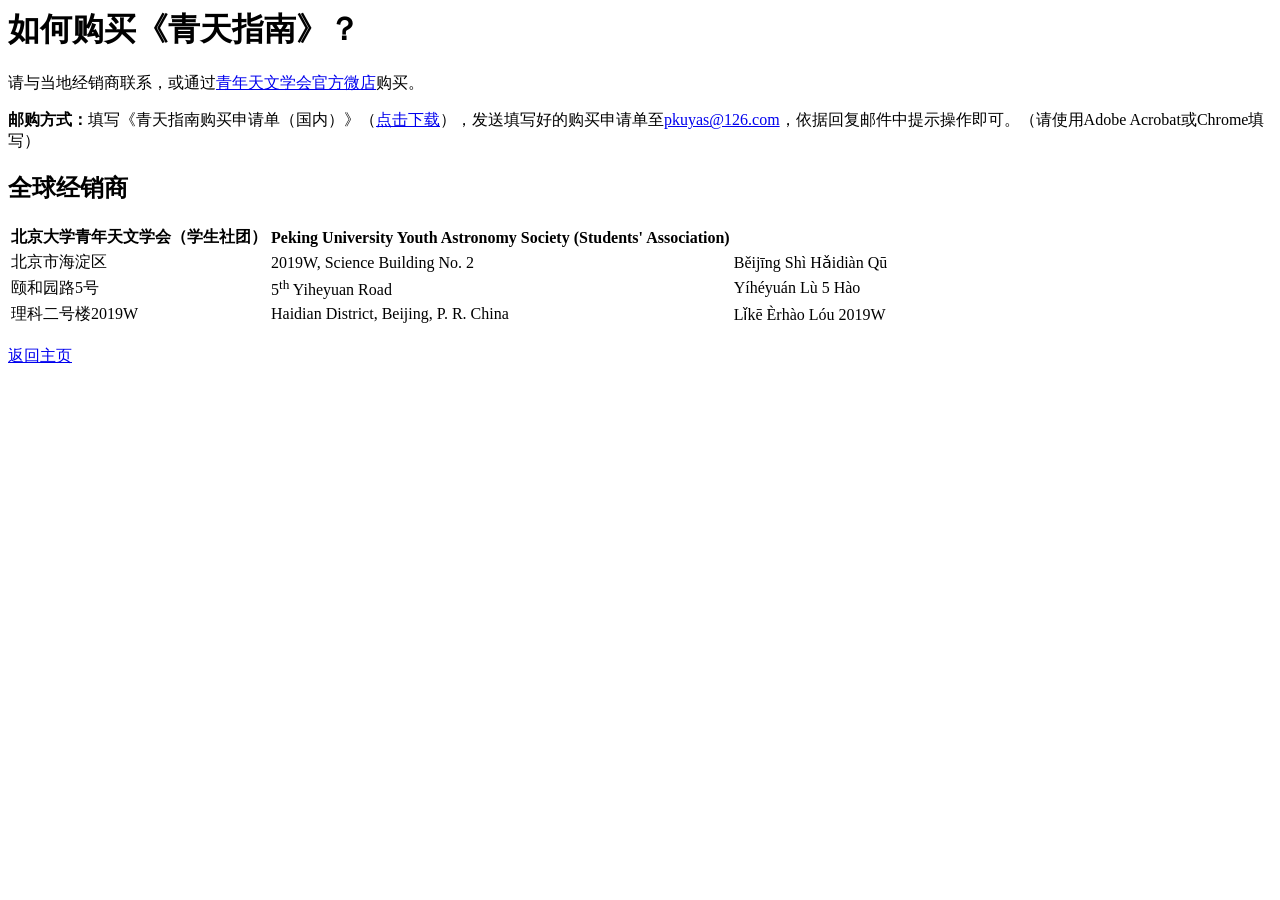
<file: web/purchase_plain.html>
<html>
    <head>
        <meta charset="utf-8"> 
        <title>青天指南</title>
        <link rel="icon" href="../yas_256x256.png">
    </head>

    <body>  
    <h1>如何购买《青天指南》？</h1>
    <p>请与当地经销商联系，或通过<a href="https://weidian.com/item.html?itemID=4435233504">青年天文学会官方微店</a>购买。</p>
    <p><strong>邮购方式：</strong>填写《青天指南购买申请单（国内）》（<a href="./青天指南购买申请单（国内）.pdf">点击下载</a>），发送填写好的购买申请单至<a href="mailto:example@example.com?subject=《青天指南》购买申请">pkuyas@126.com</a>，依据回复邮件中提示操作即可。（请使用Adobe Acrobat或Chrome填写）</p>

    <h2>全球经销商</h2>
    <table>
        <tr>
            <th>北京大学青年天文学会（学生社团）</th>
            <th>Peking University Youth Astronomy Society (Students' Association)</th>
        </tr>
        <tr>
            <td>北京市海淀区</td>
            <td>2019W, Science Building No. 2</td>
            <td>Běijīng Shì Hǎidiàn Qū</td>
        </tr>
        <tr>
            <td>颐和园路5号</td>
            <td>5<sup>th</sup> Yiheyuan Road</td>
            <td>Yíhéyuán Lù 5 Hào</td>
        </tr>
        <tr>
            <td>理科二号楼2019W</td>
            <td>Haidian District, Beijing, P. R. China</td>
            <td>Lǐkē Èrhào Lóu 2019W</td>
        </tr>
    </table>
    </map>
    </body>
    <br />
    <a href="../index.html">返回主页</a>
</html>
</file>
<file: assets/site.css>
:root {
    color-scheme: light;
    --color-black: #000000;
    --color-ink: #1d1d1f;
    --color-gray: #f5f5f7;
    --color-white: #ffffff;
    --color-blue: #0071e3;
    --color-blue-link: #0066cc;
    --color-blue-dark: #2997ff;
    --color-text-soft: rgba(29, 29, 31, 0.72);
    --color-text-dark-soft: rgba(255, 255, 255, 0.72);
    --color-border: rgba(29, 29, 31, 0.08);
    --color-header: rgba(0, 0, 0, 0.8);
    --shadow-card: rgba(0, 0, 0, 0.22) 3px 5px 30px 0;
    --radius-card: 28px;
    --radius-button: 999px;
    --content-width: 1100px;
    --content-narrow: 980px;
    --header-height: 48px;
    --font-display: "SF Pro Display", "PingFang SC", "Helvetica Neue", Helvetica, Arial, sans-serif;
    --font-text: "SF Pro Text", "PingFang SC", "Helvetica Neue", Helvetica, Arial, sans-serif;
}

*,
*::before,
*::after {
    box-sizing: border-box;
}

html {
    scroll-behavior: smooth;
}

body {
    margin: 0;
    font-family: var(--font-text);
    background: var(--color-white);
    color: var(--color-ink);
    line-height: 1.47;
    -webkit-font-smoothing: antialiased;
    text-rendering: optimizeLegibility;
}

img {
    display: block;
    max-width: 100%;
}

a {
    color: var(--color-blue-link);
}

.section--dark a {
    color: var(--color-blue-dark);
}

a:focus-visible,
button:focus-visible {
    outline: 2px solid var(--color-blue);
    outline-offset: 3px;
}

.site-header {
    position: sticky;
    top: 0;
    z-index: 20;
    min-height: var(--header-height);
    background: var(--color-header);
    backdrop-filter: saturate(180%) blur(20px);
}

.site-header__inner {
    width: min(calc(100% - 32px), var(--content-width));
    min-height: var(--header-height);
    margin: 0 auto;
    position: relative;
    display: flex;
    align-items: center;
    justify-content: space-between;
    gap: 24px;
}

.brand {
    color: var(--color-white);
    text-decoration: none;
    font-size: 0.75rem;
    line-height: 1.33;
    letter-spacing: -0.12px;
    white-space: nowrap;
}

.site-nav {
    display: flex;
    align-items: center;
    gap: 18px;
    flex-wrap: wrap;
    justify-content: flex-end;
}

.site-nav a {
    color: rgba(255, 255, 255, 0.92);
    text-decoration: none;
    font-size: 0.75rem;
    line-height: 1.33;
    letter-spacing: -0.12px;
    padding: 14px 0;
    position: relative;
}

.site-nav a[aria-current="page"]::after,
.site-nav a:hover::after {
    content: "";
    position: absolute;
    left: 0;
    right: 0;
    bottom: 10px;
    height: 1px;
    background: rgba(255, 255, 255, 0.88);
}

.mobile-nav {
    display: none;
}

.mobile-nav summary {
    list-style: none;
}

.mobile-nav summary::-webkit-details-marker {
    display: none;
}

.mobile-nav__button {
    display: inline-flex;
    align-items: center;
    justify-content: center;
    width: 36px;
    height: 36px;
    padding: 0;
    border: 1px solid rgba(255, 255, 255, 0.14);
    border-radius: 999px;
    background: rgba(255, 255, 255, 0.08);
    cursor: pointer;
}

.mobile-nav__button:hover {
    background: rgba(255, 255, 255, 0.14);
}

.mobile-nav__icon {
    position: relative;
    display: block;
    width: 14px;
    height: 10px;
}

.mobile-nav__icon::before,
.mobile-nav__icon::after,
.mobile-nav__icon span {
    content: "";
    position: absolute;
    left: 0;
    width: 14px;
    height: 1.5px;
    border-radius: 999px;
    background: var(--color-white);
    transition: transform 0.18s ease, opacity 0.18s ease, top 0.18s ease;
}

.mobile-nav__icon::before {
    top: 0;
}

.mobile-nav__icon span {
    top: 4px;
}

.mobile-nav__icon::after {
    top: 8px;
}

.mobile-nav[open] .mobile-nav__icon::before {
    top: 4px;
    transform: rotate(45deg);
}

.mobile-nav[open] .mobile-nav__icon span {
    opacity: 0;
}

.mobile-nav[open] .mobile-nav__icon::after {
    top: 4px;
    transform: rotate(-45deg);
}

.mobile-nav__panel {
    position: absolute;
    top: calc(100% + 10px);
    right: 0;
    width: min(320px, calc(100vw - 32px));
    padding: 10px;
    border-radius: 20px;
    background: rgba(18, 18, 20, 0.94);
    backdrop-filter: saturate(180%) blur(20px);
    box-shadow: var(--shadow-card);
}

.mobile-nav__panel a {
    display: block;
    padding: 12px 14px;
    border-radius: 12px;
    color: rgba(255, 255, 255, 0.94);
    text-decoration: none;
    font-size: 0.94rem;
    line-height: 1.35;
    letter-spacing: -0.18px;
}

.mobile-nav__panel a:hover,
.mobile-nav__panel a[aria-current="page"] {
    background: rgba(255, 255, 255, 0.08);
}

main {
    background: var(--color-white);
}

.section {
    width: 100%;
}

.section--dark {
    background: var(--color-black);
    color: var(--color-white);
}

.section--light {
    background: var(--color-gray);
    color: var(--color-ink);
}

.section--white {
    background: var(--color-white);
    color: var(--color-ink);
}

.section-inner {
    width: min(calc(100% - 32px), var(--content-width));
    margin: 0 auto;
    padding: 88px 0;
}

.section-inner--narrow {
    width: min(calc(100% - 32px), var(--content-narrow));
}

.hero-grid,
.split {
    display: grid;
    grid-template-columns: minmax(0, 1.1fr) minmax(280px, 0.9fr);
    align-items: center;
    gap: 56px;
}

.split--reverse {
    grid-template-columns: minmax(0, 1.1fr) minmax(280px, 0.9fr);
}

.eyebrow {
    margin: 0 0 12px;
    font-size: 1.06rem;
    font-weight: 600;
    line-height: 1.24;
    letter-spacing: -0.374px;
    color: inherit;
}

.section--dark .eyebrow {
    color: var(--color-blue-dark);
}

.hero-title,
.section-title {
    margin: 0;
    font-family: var(--font-display);
    font-size: clamp(2.7rem, 5vw, 3.5rem);
    font-weight: 600;
    line-height: 1.07;
    letter-spacing: -0.28px;
}

.section-title {
    font-size: clamp(2.2rem, 4vw, 2.5rem);
    line-height: 1.1;
    max-width: 14ch;
}

.hero-copy,
.section-copy,
.lead {
    margin: 18px 0 0;
    font-size: 1.06rem;
    line-height: 1.47;
    letter-spacing: -0.374px;
    max-width: 36rem;
}

.section--dark .hero-copy,
.section--dark .section-copy,
.section--dark .lead,
.section--dark .prose p,
.section--dark .prose li,
.section--dark .supporting-text {
    color: var(--color-text-dark-soft);
}

.supporting-text,
.section--light .supporting-text,
.section--white .supporting-text {
    color: var(--color-text-soft);
}

.action-row {
    display: flex;
    flex-wrap: wrap;
    gap: 12px;
    margin-top: 28px;
}

.button {
    display: inline-flex;
    align-items: center;
    justify-content: center;
    min-height: 44px;
    padding: 8px 18px;
    border-radius: var(--radius-button);
    border: 1px solid transparent;
    background: var(--color-blue);
    color: var(--color-white);
    text-decoration: none;
    font-size: 1.06rem;
    line-height: 1.24;
    letter-spacing: -0.374px;
}

.section--dark a.button,
.section--light a.button,
.section--white a.button {
    color: var(--color-white);
}

.button:hover {
    filter: brightness(1.05);
}

.button--secondary {
    background: transparent;
    color: var(--color-blue-link);
    border-color: var(--color-blue-link);
}

.section--dark .button--secondary {
    color: var(--color-blue-dark);
    border-color: var(--color-blue-dark);
}

.section--light a.button--secondary,
.section--white a.button--secondary {
    color: var(--color-blue-link);
}

.price-list,
.meta-list {
    display: flex;
    flex-wrap: wrap;
    gap: 12px;
    margin: 28px 0 0;
    padding: 0;
    list-style: none;
}

.price-item,
.meta-item {
    padding: 10px 16px;
    border-radius: 20px;
    background: rgba(255, 255, 255, 0.08);
    color: var(--color-white);
    font-size: 0.88rem;
    line-height: 1.29;
    letter-spacing: -0.224px;
}

.section--light .meta-item,
.section--white .meta-item {
    background: rgba(29, 29, 31, 0.04);
    color: var(--color-ink);
}

.media-frame {
    width: min(100%, 420px);
    margin-inline: auto;
    justify-self: center;
    padding: 14px;
    border-radius: var(--radius-card);
    overflow: hidden;
    background: var(--color-gray);
    box-shadow: var(--shadow-card);
}

.section--dark .media-frame {
    background: #272729;
}

.hero-art {
    width: 100%;
    max-width: none;
    margin: 0;
    border-radius: 18px;
    filter: none;
}

.image-card {
    border-radius: var(--radius-card);
    overflow: hidden;
    box-shadow: var(--shadow-card);
    background: var(--color-white);
}

.image-card--dark {
    background: #272729;
}

.image-grid {
    display: grid;
    grid-template-columns: repeat(2, minmax(0, 1fr));
    gap: 24px;
}

.card-grid {
    display: grid;
    grid-template-columns: repeat(3, minmax(0, 1fr));
    gap: 20px;
}

.card,
.stat-card {
    border-radius: 28px;
    padding: 28px;
    background: var(--color-white);
    box-shadow: var(--shadow-card);
}

.section--dark .card,
.section--dark .stat-card {
    background: #272729;
}

.card h3,
.stat-card h3 {
    margin: 0 0 10px;
    font-family: var(--font-display);
    font-size: 1.31rem;
    font-weight: 700;
    line-height: 1.19;
    letter-spacing: 0.231px;
}

.card p:last-child,
.prose p:last-child {
    margin-bottom: 0;
}

.card--body {
    padding-top: 22px;
}

.card--longform {
    padding: 40px 48px;
}

.stat-grid {
    display: grid;
    grid-template-columns: repeat(3, minmax(0, 1fr));
    gap: 20px;
    margin-top: 28px;
}

.stat-value {
    display: block;
    font-family: var(--font-display);
    font-size: clamp(1.75rem, 4vw, 2.5rem);
    font-weight: 600;
    line-height: 1.1;
    letter-spacing: normal;
}

.stat-label {
    display: block;
    margin-top: 8px;
    color: var(--color-text-soft);
    font-size: 0.88rem;
    line-height: 1.29;
    letter-spacing: -0.224px;
}

.section--dark .stat-label {
    color: var(--color-text-dark-soft);
}

.prose {
    max-width: 100%;
}

.prose p,
.prose li {
    font-size: 1.06rem;
    line-height: 1.47;
    letter-spacing: -0.374px;
    color: var(--color-text-soft);
}

.prose ul,
.prose ol {
    margin: 16px 0 0;
    padding-left: 20px;
}

.prose li + li {
    margin-top: 10px;
}

.prose-long {
    max-width: 760px;
    margin: 0 auto;
}

.prose-long p,
.prose-long li {
    font-size: 1.08rem;
    line-height: 1.8;
    letter-spacing: -0.28px;
}

.prose-long p + p,
.prose-long p + ul,
.prose-long ul + p {
    margin-top: 18px;
}

.prose-long > p:first-of-type {
    font-size: 1.18rem;
    line-height: 1.72;
    color: var(--color-ink);
}

.section--dark .prose-long > p:first-of-type {
    color: var(--color-white);
}

.prose-long ul {
    margin-top: 18px;
    padding-left: 24px;
}

.prose-roster {
    font-size: 1rem;
    line-height: 1.82;
    letter-spacing: -0.22px;
}

.section-kicker {
    margin: 0 0 10px;
    font-size: 0.88rem;
    line-height: 1.29;
    letter-spacing: -0.224px;
    text-transform: uppercase;
    color: var(--color-blue-link);
}

.section--dark .section-kicker {
    color: var(--color-blue-dark);
}

.steps {
    margin: 18px 0 0;
    padding-left: 22px;
}

.steps li + li {
    margin-top: 12px;
}

.table-shell {
    overflow: hidden;
    border-radius: 28px;
    background: var(--color-white);
    box-shadow: var(--shadow-card);
}

.section--dark .table-shell {
    background: #272729;
}

table {
    width: 100%;
    border-collapse: collapse;
}

th,
td {
    padding: 20px 24px;
    text-align: left;
    vertical-align: top;
    border-bottom: 1px solid var(--color-border);
}

th {
    font-size: 0.88rem;
    line-height: 1.29;
    letter-spacing: -0.224px;
    color: var(--color-text-soft);
}

tr:last-child td {
    border-bottom: 0;
}

.section--dark th,
.section--dark td {
    border-bottom-color: rgba(255, 255, 255, 0.08);
}

.section--dark th {
    color: var(--color-text-dark-soft);
}

.address-line + .address-line {
    margin-top: 4px;
}

.cta-panel {
    display: grid;
    grid-template-columns: minmax(0, 1.1fr) minmax(260px, 0.9fr);
    gap: 40px;
    align-items: center;
    border-radius: 32px;
    padding: 40px;
    background: var(--color-gray);
    box-shadow: var(--shadow-card);
}

.section--dark .cta-panel {
    background: #272729;
}

.footnotes {
    margin-top: 28px;
}

.footnote {
    margin: 8px 0 0;
    font-size: 0.75rem;
    line-height: 1.33;
    letter-spacing: -0.12px;
    color: var(--color-text-soft);
}

.footnote-mark {
    font-size: 0.58em;
    line-height: 1;
    vertical-align: super;
}

.section--dark .footnote {
    color: var(--color-text-dark-soft);
}

.site-footer {
    background: var(--color-gray);
}

.site-footer__inner {
    width: min(calc(100% - 32px), var(--content-width));
    margin: 0 auto;
    padding: 28px 0 40px;
    font-size: 0.88rem;
    line-height: 1.29;
    letter-spacing: -0.224px;
    color: var(--color-text-soft);
}

.site-footer__inner a {
    color: var(--color-blue-link);
    text-decoration: none;
}

.site-footer__inner a:hover {
    text-decoration: underline;
}

@media (max-width: 900px) {
    .section-inner {
        padding: 72px 0;
    }

    .hero-grid,
    .split,
    .split--reverse,
    .cta-panel {
        grid-template-columns: 1fr;
        gap: 32px;
    }

    .card-grid,
    .stat-grid {
        grid-template-columns: 1fr;
    }
}

@media (max-width: 720px) {
    .site-header__inner {
        width: min(calc(100% - 32px), var(--content-width));
        justify-content: space-between;
        align-items: center;
        gap: 16px;
        padding: 6px 0;
    }

    .site-nav--desktop {
        display: none;
    }

    .mobile-nav {
        display: block;
    }

    .section-inner {
        width: min(calc(100% - 32px), var(--content-width));
        padding: 56px 0;
    }

    .card,
    .stat-card,
    .cta-panel,
    .table-shell {
        border-radius: 24px;
    }

    .card,
    .stat-card,
    .cta-panel {
        padding-left: 24px;
        padding-right: 24px;
    }

    .card--longform {
        padding: 28px 24px;
    }

    .prose-long p,
    .prose-long li {
        font-size: 1.03rem;
        line-height: 1.74;
    }

    .prose-long > p:first-of-type {
        font-size: 1.1rem;
    }

    .image-grid {
        grid-template-columns: 1fr;
    }

    .media-frame {
        width: min(100%, 320px);
        padding: 12px;
    }

    table,
    thead,
    tbody,
    th,
    td,
    tr {
        display: block;
    }

    thead {
        display: none;
    }

    table {
        padding: 12px 0;
    }

    td {
        padding: 0 24px 18px;
        border-bottom: 0;
    }

    td::before {
        content: attr(data-label);
        display: block;
        margin: 18px 0 6px;
        font-size: 0.75rem;
        line-height: 1.33;
        letter-spacing: -0.12px;
        color: var(--color-text-soft);
    }

    .section--dark td::before {
        color: var(--color-text-dark-soft);
    }
}
</file>
